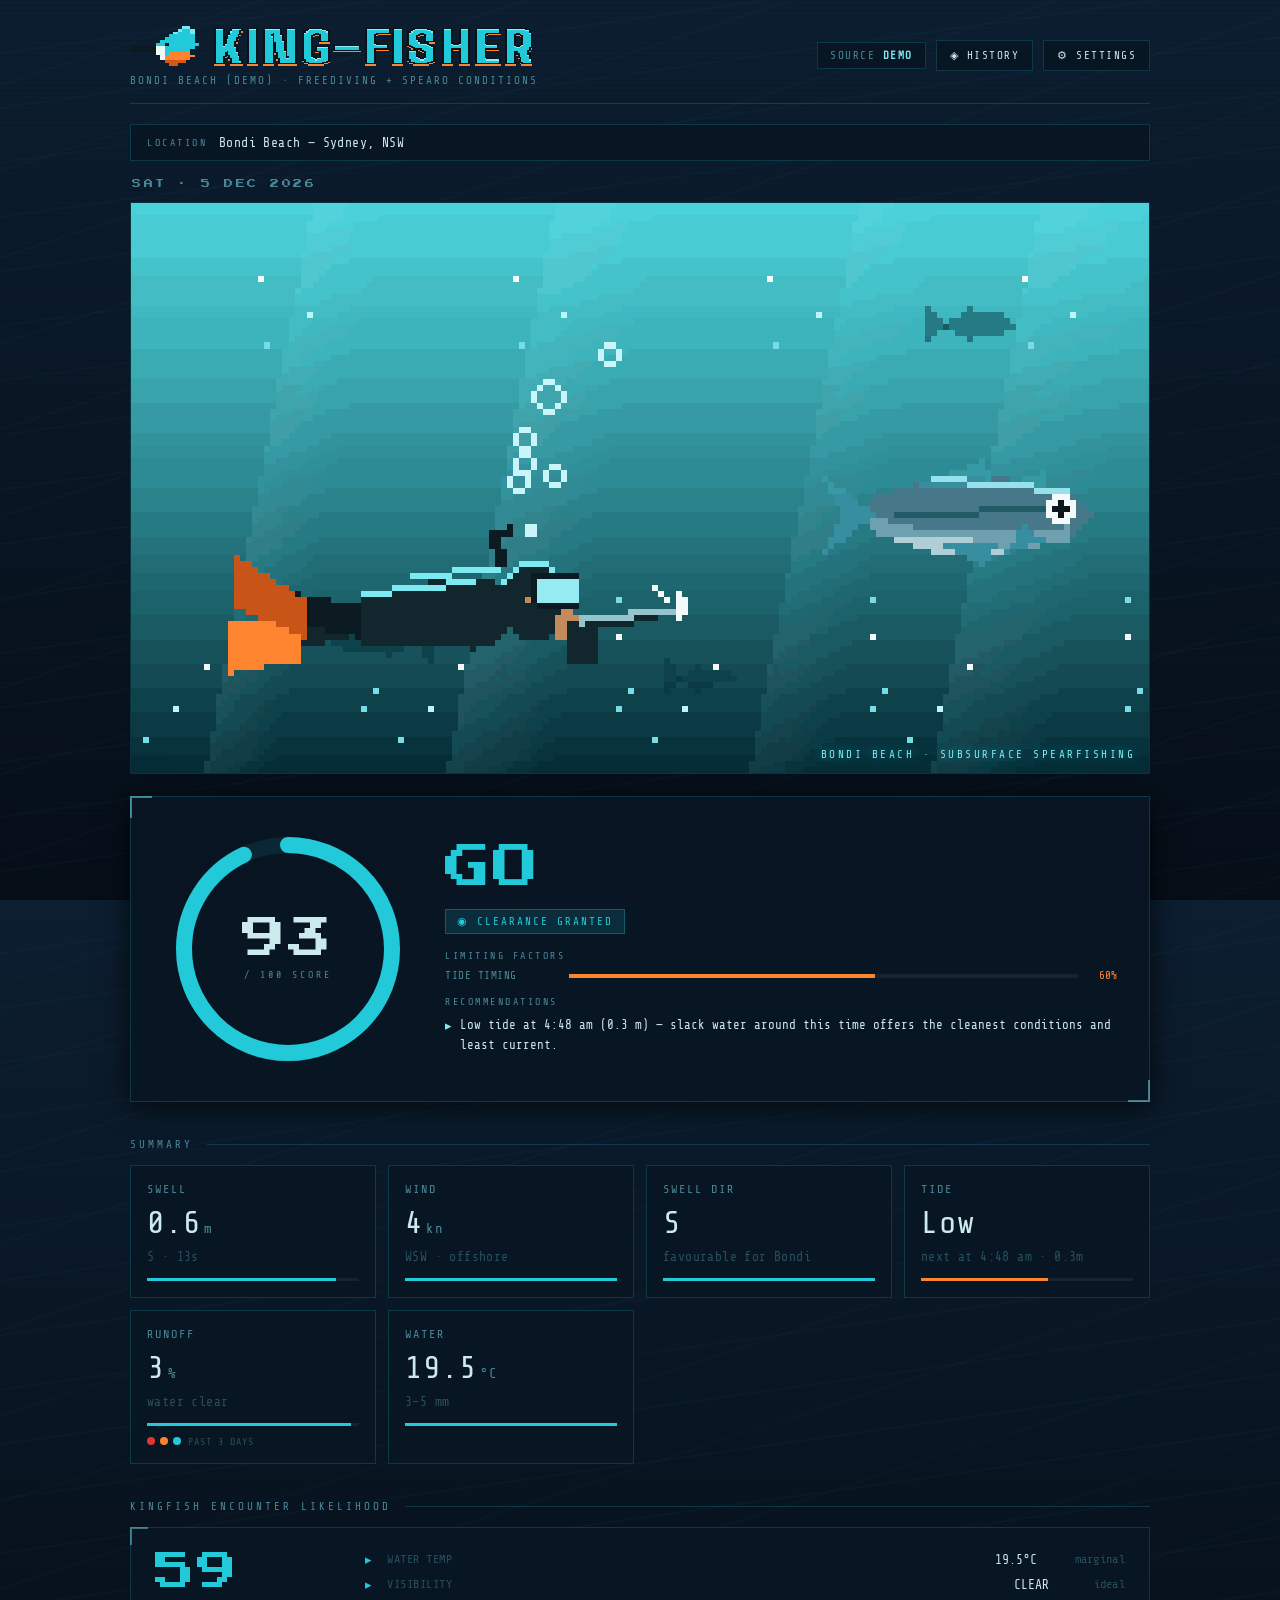
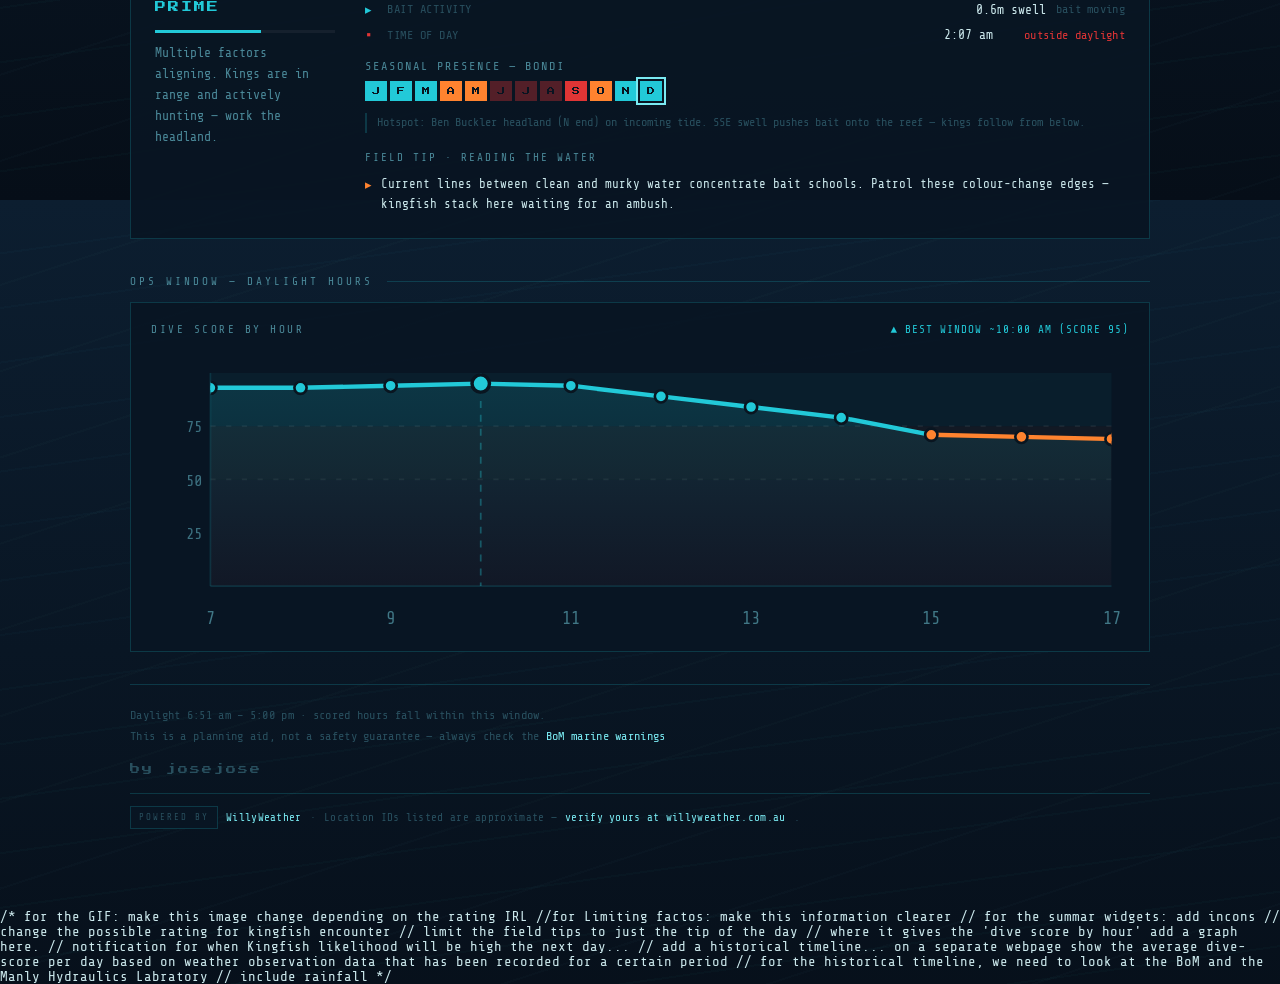
<file: index.html>
<!doctype html>
<html lang="en">
<head>
<meta charset="utf-8">
<meta name="viewport" content="width=device-width, initial-scale=1">
<title>.::King-Fisher::.</title>
<link rel="preconnect" href="https://fonts.googleapis.com">
<link rel="preconnect" href="https://fonts.gstatic.com" crossorigin>
<link href="https://fonts.googleapis.com/css2?family=Press+Start+2P&family=Share+Tech+Mono&display=swap" rel="stylesheet">
<link rel="stylesheet" href="css/style.css">
<link rel="icon" href="images/favicon.ico" sizes="any">
<link rel="icon" type="image/svg+xml" href="images/favicon.svg">
<link rel="icon" type="image/png" sizes="32x32" href="images/favicon-32.png">
<link rel="icon" type="image/png" sizes="16x16" href="images/favicon-16.png">
<link rel="apple-touch-icon" sizes="180x180" href="images/apple-touch-icon-180.png">
</head>
<body>
<div class="wrap">
  <header class="top">
    <div class="brand">
      <img src="images/logo_horizontal.png" alt="KING-FISHER" class="logo-img">
      <p id="loc-line" class="logo-sub">Bondi Beach · freediving + spearo conditions</p>
    </div>
    <div class="top-actions">
      <span class="pill" id="updated-pill">SOURCE <b id="source-tag">DEMO</b></span>
      <a href="history.html" class="ghost">◈ History</a>
      <button class="ghost" id="open-settings">⚙ Settings</button>
    </div>
  </header>

  <div class="live-banner" id="live-banner"></div>

  <!-- LOCATION SELECTOR -->
  <div class="loc-bar">
    <span class="loc-bar-label">Location</span>
    <select class="loc-select" id="loc-select" aria-label="Select dive location"></select>
    <span class="loc-bar-note" id="loc-bar-note"></span>
  </div>
  <div class="date-bar" id="date-bar"></div>

  <!-- HERO GIF -->
  <div class="gif-banner">
    <img src="images/chase_wide.gif" class="chase-gif" alt="Spearfisher chasing kingfish">
    <div class="gif-banner-label">Bondi Beach · Subsurface Spearfishing</div>
  </div>

  <!-- HERO VERDICT -->
  <section class="hero">
    <div class="gauge">
      <svg width="240" height="240" viewBox="0 0 240 240">
        <circle cx="120" cy="120" r="104" fill="none" stroke="rgba(34,201,216,.10)" stroke-width="16"/>
        <circle id="gauge-arc" cx="120" cy="120" r="104" fill="none" stroke="#22c9d8" stroke-width="16"
          stroke-linecap="round" stroke-dasharray="653" stroke-dashoffset="653"
          style="transition:stroke-dashoffset 1.1s cubic-bezier(.2,.8,.2,1), stroke .6s"/>
      </svg>
      <div class="center">
        <div class="score" id="score-num">--</div>
        <div class="of">/ 100 SCORE</div>
      </div>
    </div>
    <div>
      <div class="verdict-word" id="verdict-word">ASSESSING…</div>
      <div class="verdict-flag" id="verdict-flag"></div>
      <div class="limiting" id="limiting"></div>
    </div>
  </section>

  <!-- FACTOR BREAKDOWN -->
  <div class="section-label">Summary</div>
  <div class="grid" id="factor-grid"></div>

  <!-- KINGFISH INTEL -->
  <div class="section-label">Kingfish encounter likelihood</div>
  <div class="kf-panel" id="kf-panel"></div>

  <!-- HOURLY TIMELINE -->
  <div class="section-label">Ops window — daylight hours</div>
  <div class="timeline">
    <div class="tl-head">
      <div class="tl-head-label">DIVE SCORE BY HOUR</div>
      <div class="tl-best" id="best-window">—</div>
    </div>
    <div class="tl-bars" id="tl-bars"></div>
  </div>

  <footer>
    <div id="sun-line"></div>
This is a planning aid, not a safety guarantee — always check the <a href="http://www.bom.gov.au/nsw/warnings/" target="_blank" rel="noopener">BoM marine warnings</a>
    <div class="by-jose">by josejose</div>
    <div class="ww-credit">
      <span class="ww-badge">Powered by</span>
      <a href="https://www.willyweather.com.au/info/api.html" target="_blank" rel="noopener" class="ww-link">WillyWeather</a>
      <span class="ww-sep">·</span> Location IDs listed are approximate — <a href="https://www.willyweather.com.au" target="_blank" rel="noopener" class="ww-link">verify yours at willyweather.com.au</a>.
    </div>
  </footer>
</div>

<!-- SETTINGS MODAL -->
<div class="scrim" id="scrim">
  <div class="modal">
    <h2>Settings</h2>
    <p class="lead">Demo runs on baked-in sample data so you can see the app work. For live readings, point it at your
      WillyWeather proxy (a 15-line serverless function — your API key stays server-side, never in this page).</p>
    <div class="toggle-row">
      <button id="mode-demo" class="active" onclick="setMode('demo')">DEMO DATA</button>
      <button id="mode-live" onclick="setMode('live')">LIVE (PROXY)</button>
    </div>
    <div class="field">
      <label>Proxy base URL</label>
      <input id="in-proxy" placeholder="https://your-worker.workers.dev">
      <div class="hint">Your deployed proxy. It receives the location ID + forecast list, adds your secret key, and forwards to WillyWeather. Code is in the chat that generated this file.</div>
    </div>
    <div class="field">
      <label>Location ID</label>
      <select id="in-loc">
        <option value="16636">Bondi Beach (16636 — verify via WillyWeather)</option>
        <option value="4950">Sydney (4950)</option>
        <option value="custom">Custom ID…</option>
      </select>
      <input id="in-loc-custom" placeholder="e.g. 1234" style="margin-top:8px;display:none">
      <div class="hint">WillyWeather uses numeric location IDs, not names. Pick a coastal break with swell + tide data. <a href="https://oztides.mltindustries.com.au/" target="_blank" rel="noopener">Search IDs →</a></div>
    </div>
    <div class="status-line" id="status-line"></div>
    <div class="actions">
      <button class="btn-primary" id="apply-btn" onclick="applySettings()">Apply &amp; refresh</button>
      <button class="btn-close" onclick="closeModal()">Close</button>
    </div>
    <div class="safety">Note: hitting WillyWeather directly from this page (no proxy) will fail — browsers block it (CORS) and it would leak your key. The proxy fixes both.</div>
  </div>
</div>

<script>
/* ============================================================
   STATE
============================================================ */
const KN_PER_KMH = 0.539957;       // km/h -> knots
const state = {
  mode: 'demo',
  proxy: '',
  locationId: '16636',
  locationName: 'Bondi Beach',
};

/* East-coast locations — IDs are WillyWeather location codes.
   Verify/update IDs at willyweather.com.au if using live data. */
const EAST_COAST_LOCATIONS = [
  // ── Sydney metro ──────────────────────────────────────────
  { id:'16636', name:'Bondi Beach',      sub:'Sydney, NSW' },
  { id:'16757', name:'Coogee',           sub:'Sydney, NSW' },
  { id:'16760', name:'Maroubra',         sub:'Sydney, NSW' },
  { id:'16723', name:'Manly',            sub:'Sydney, NSW' },
  { id:'16680', name:'Cronulla',         sub:'Sydney, NSW' },
  { id:'16710', name:'Long Reef',        sub:'Sydney, NSW' },
  // ── NSW coast ─────────────────────────────────────────────
  { id:'4968',  name:'Wollongong',       sub:'Illawarra, NSW' },
  { id:'5038',  name:'Jervis Bay',       sub:'South Coast, NSW' },
  { id:'5042',  name:'Batemans Bay',     sub:'South Coast, NSW' },
  { id:'5048',  name:'Narooma',          sub:'South Coast, NSW' },
  { id:'4998',  name:'Newcastle',        sub:'Hunter, NSW' },
  { id:'5003',  name:'Port Stephens',    sub:'Hunter, NSW' },
  { id:'4856',  name:'Port Macquarie',   sub:'Mid North Coast, NSW' },
  { id:'4852',  name:'Coffs Harbour',    sub:'Mid North Coast, NSW' },
  { id:'4819',  name:'Byron Bay',        sub:'Northern Rivers, NSW' },
  // ── Queensland ────────────────────────────────────────────
  { id:'4825',  name:'Gold Coast',       sub:'QLD' },
  { id:'4838',  name:'Sunshine Coast',   sub:'QLD' },
  { id:'4843',  name:'Noosa',            sub:'QLD' },
];

/* ============================================================
   SCORING ENGINE  (the actual "is it diveable" logic)
   Each sub-score returns 0..1. Weighted sum -> 0..100.
   Tuned for underwater VISIBILITY + safe entry/exit on an
   east-facing coast. Comments explain the "why".
============================================================ */
// Weights tuned for spearfishing: swell + wind dominate, direction matters at Bondi
const WEIGHTS = { swellHeight:30, windSpeed:18, rain:16, swellDir:12, swellPeriod:10, tide:8, windDir:4, waterTemp:2 };

const clamp = (x,a=0,b=1)=>Math.max(a,Math.min(b,x));

// Spearos want FLAT. Under 0.4 m = ideal. Over 1.8 m = no-go.
function scoreSwellHeight(h){ return h<=0.4 ? 1 : clamp(1-(h-0.4)/1.4); }

// Wind swell (<8 s) = murky and messy. Long-period groundswell (12–16 s) = clean.
function scoreSwellPeriod(p){
  if(p>=12 && p<=16) return 1;
  if(p>16) return 0.88;
  if(p>=8) return clamp(0.45+(p-8)/4*0.55);
  return clamp(0.05+(p-4)/4*0.40);
}

// Glassy = ideal. 5 kn = threshold; above that surface chop kills fish-spotting.
function scoreWindSpeed(kn){ return kn<=5 ? 1 : clamp(1-(kn-5)/13); }

// Offshore (W sector) = smooth face. Onshore (E/NE) = chop and murk.
function scoreWindDir(deg){
  const d=((deg%360)+360)%360;
  if(d>=225 && d<=315) return 1;
  if(d>=45  && d<=135) return 0.30;
  return 0.60;
}

// Slack water = least current, best viz. High tide pushes in clean ocean water.
function scoreTide(now, tides){
  if(!tides || !tides.length) return 0.7;
  let nearest=Infinity, isHigh=false;
  for(const t of tides){
    const diff=Math.abs(t.time-now)/60000;
    if(diff<nearest){ nearest=diff; isHigh=(t.type==='high'); }
  }
  let s = nearest<45 ? 1 : nearest<120 ? 0.75 : 0.6;
  if(isHigh) s=Math.min(1, s+0.10);
  return s;
}

// Rain = runoff = murk. Even a 30 % chance meaningfully degrades viz.
function scoreRain(prob){ return clamp(1-(prob/100)*1.3); }

// Comfort only — wetsuit choice, low weight.
function scoreWaterTemp(c){
  if(c>=18 && c<=24) return 1;
  if(c<18) return clamp(0.5+(c-12)/6*0.5);
  return 0.9;
}

function computeScore(d, now){
  const subs = {
    swellHeight: scoreSwellHeight(d.swellHeight),
    swellPeriod: scoreSwellPeriod(d.swellPeriod),
    windSpeed:   scoreWindSpeed(d.windKn),
    windDir:     scoreWindDir(d.windDeg),
    swellDir:    scoreSwellDir(d.swellDeg),
    tide:        scoreTide(now, d.tides),
    rain:        scoreRain(d.rainProb),
    waterTemp:   scoreWaterTemp(d.waterTemp),
  };
  let total=0, wsum=0;
  for(const k in WEIGHTS){ total += subs[k]*WEIGHTS[k]; wsum += WEIGHTS[k]; }
  return { score: Math.round(total/wsum*100), subs };
}

/* Bondi faces east. S–SSE swell wraps around Ben Buckler cleanly.
   NE/N is direct onshore and kills viz. */
function scoreSwellDir(deg){
  const d=((deg%360)+360)%360;
  if(d>=155 && d<=185) return 1.00;  // S–SSE: gold standard for Bondi
  if(d>=130 && d<155)  return 0.85;  // SE: very good
  if(d>185  && d<=215) return 0.68;  // SSW: smaller, decent
  if(d>=90  && d<130)  return 0.30;  // E–ESE: direct, poor viz
  if(d>=215 && d<=270) return 0.38;  // SW: sheltered, inconsistent
  return 0.08;                       // N/NE: worst — direct onshore
}

// hourly: lighter score for the timeline (uses what varies hour-to-hour)
function hourlyScore(h, now){
  const sd = h.swellDeg != null ? h.swellDeg : 170;
  const s = scoreSwellHeight(h.swellHeight)*0.30
          + scoreWindSpeed(h.windKn)       *0.19
          + scoreRain(h.rainProb)          *0.17
          + scoreSwellDir(sd)              *0.13
          + scoreSwellPeriod(h.swellPeriod)*0.10
          + scoreTide(h.time, h.tides)     *0.08
          + scoreWindDir(h.windDeg)        *0.03;
  return Math.round(s*100);
}

/* ============================================================
   RENDERING
============================================================ */
function verdictFor(score){
  if(score>=75) return {word:'GO',    color:'var(--go)',     sub:"Conditions nominal. All factors green — proceed to dive site.",                    flag:'CLEARANCE GRANTED'};
  if(score>=50) return {word:'MAYBE', color:'var(--caution)',sub:"Mixed reading. Conditions marginal — select your entry point and have an abort plan.", flag:'STANDBY — ASSESS ON SITE'};
  return             {word:'NO-GO', color:'var(--nogo)',   sub:"Conditions adverse. Mission abort recommended — stand down and await improvement.",    flag:'MISSION ABORT'};
}
function barColor(v){ return v>=0.7?'var(--go)':v>=0.45?'var(--caution)':'var(--nogo)'; }
function fmtDir(deg){ const dirs=['N','NNE','NE','ENE','E','ESE','SE','SSE','S','SSW','SW','WSW','W','WNW','NW','NNW'];
  return dirs[Math.round(((deg%360)/22.5))%16]; }
function fmtTime(ms){ return new Date(ms).toLocaleTimeString('en-AU',{hour:'numeric',minute:'2-digit',hour12:true}); }

function render(d, history){
  const now = d.now;
  const {score, subs} = computeScore(d, now);
  const v = verdictFor(score);

  // gauge
  const arc=document.getElementById('gauge-arc');
  const C=653;
  arc.style.strokeDashoffset = C - C*(score/100);
  arc.style.stroke = v.color;
  document.getElementById('score-num').textContent = score;
  document.getElementById('verdict-word').textContent = v.word;
  document.getElementById('verdict-word').style.color = v.color;
  const flag=document.getElementById('verdict-flag');
  flag.textContent = '◉ '+v.flag;
  flag.style.color=v.color;
  flag.style.background='color-mix(in srgb,'+v.color+' 12%, transparent)';
  flag.style.border='1px solid color-mix(in srgb,'+v.color+' 30%, transparent)';

  // ---- Limiting factors + recommendations ----
  const lim = document.getElementById('limiting');
  const factorLabels = {
    swellHeight:'Swell height', windSpeed:'Wind speed', swellDir:'Swell direction',
    rain:'Rain / runoff', swellPeriod:'Swell period', tide:'Tide timing',
    windDir:'Wind direction', waterTemp:'Water temp',
  };

  // Sort all scored factors by quality, worst first
  const sortedFactors = Object.keys(WEIGHTS)
    .filter(k => subs[k] !== undefined)
    .map(k => ({k, v: subs[k]}))
    .sort((a,b) => a.v - b.v);
  const weakFactors = sortedFactors.filter(f => f.v < 0.82).slice(0, 3);

  let limHtml = '';

  // Factor bars
  if(weakFactors.length){
    limHtml += `<div class="rec-header">Limiting factors</div><div class="rec-factors">`;
    limHtml += weakFactors.map(f =>
      `<div class="rec-factor-row">`+
      `<span class="rec-factor-name">${factorLabels[f.k]}</span>`+
      `<div class="rec-bar"><i style="width:${Math.round(f.v*100)}%;background:${barColor(f.v)}"></i></div>`+
      `<span class="rec-pct" style="color:${barColor(f.v)}">${Math.round(f.v*100)}%</span>`+
      `</div>`
    ).join('');
    limHtml += `</div>`;
  }

  // Actionable recommendations
  const recs = [];
  const hour = new Date(now).getHours();

  if(subs.windSpeed < 0.72){
    if(hour >= 10 && d.windKn > 8)
      recs.push(`Sea breeze is building (${Math.round(d.windKn)} kn ${fmtDir(d.windDeg)}). Try again early morning — Bondi is typically glassy before 9am.`);
    else
      recs.push(`Wind at ${Math.round(d.windKn)} kn. Conditions improve when it drops below 5 kn.`);
  }
  if(subs.swellHeight < 0.65){
    if(d.swellHeight > 1.5)
      recs.push(`Swell at ${d.swellHeight.toFixed(1)} m is too big. Wait for it to settle below 0.4 m — check the forecast for the next calm window.`);
    else
      recs.push(`Swell at ${d.swellHeight.toFixed(1)} m is marginal. Under 0.4 m is ideal for Bondi.`);
  }
  if(subs.swellDir < 0.55)
    recs.push(`${fmtDir(d.swellDeg)} swell is unfavourable for Bondi. Wait for a south to SSE window (155–185°) — cleaner water and active bait.`);
  if(subs.rain < 0.70)
    recs.push(`${Math.round(d.rainProb)}% rain probability means runoff risk. Visibility typically recovers 2–3 days after rain clears.`);

  // Next tide
  const upcomingTides = (d.tides||[]).filter(t=>t.time>now).sort((a,b)=>a.time-b.time);
  if(upcomingTides.length){
    const nt = upcomingTides[0];
    recs.push(`${nt.type==='high'?'High':'Low'} tide at ${fmtTime(nt.time)} (${nt.height.toFixed(1)} m) — slack water around this time offers the cleanest conditions and least current.`);
    if(nt.type==='high' && upcomingTides[1]){
      recs.push(`Outgoing run after ${fmtTime(nt.time)} pushes bait along the reef — prime kingfish activity window.`);
    }
  }

  // Best upcoming hourly window
  const futureHours = (d.hourly||[])
    .filter(h => h.time > now && h.time <= (d.sunset||Infinity))
    .map(h => ({...h, _sc: hourlyScore({...h, tides:d.tides}, h.time)}))
    .sort((a,b) => b._sc - a._sc);
  if(futureHours.length && futureHours[0]._sc > score + 6)
    recs.push(`Best upcoming window today: ~${fmtTime(futureHours[0].time)} — projected score ${futureHours[0]._sc}.`);

  if(recs.length){
    limHtml += `<div class="rec-header">Recommendations</div><div class="rec-list">`;
    limHtml += recs.map(r=>`<div class="rec-item"><span class="rec-arrow">▸</span>${r}</div>`).join('');
    limHtml += `</div>`;
  }

  lim.style.display = limHtml ? 'block' : 'none';
  lim.innerHTML = limHtml;

  // factor cards — 6 key factors, compact (no explanatory text)
  const wDir = scoreWindDir(d.windDeg);
  const sDirDesc = subs.swellDir>=0.85?'favourable':subs.swellDir>=0.50?'cross-swell':'unfavourable';
  const cards=[
    {k:'swellHeight', lbl:'SWELL',     val:d.swellHeight.toFixed(1), unit:'m',  meta:fmtDir(d.swellDeg)+' · '+d.swellPeriod.toFixed(0)+'s'},
    {k:'windSpeed',   lbl:'WIND',      val:Math.round(d.windKn),     unit:'kn', meta:fmtDir(d.windDeg)+' · '+(wDir>=1?'offshore':wDir<0.45?'onshore':'cross')},
    {k:'swellDir',    lbl:'SWELL DIR', val:fmtDir(d.swellDeg),       unit:'',   meta:sDirDesc+' for Bondi'},
    {k:'tide',        lbl:'TIDE',      val:nextTideLabel(d.tides,now).h, unit:'', meta:nextTideLabel(d.tides,now).m},
    {k:'rain',        lbl:'RUNOFF',    val:Math.round(d.rainProb),   unit:'%',  meta:d.rainProb<15?'water clear':'murk risk'},
    {k:'waterTemp',   lbl:'WATER',     val:d.waterTemp.toFixed(1),   unit:'°C', meta:wetsuitTip(d.waterTemp)},
  ];
  const grid=document.getElementById('factor-grid'); grid.innerHTML='';
  cards.forEach((c,i)=>{
    const q=subs[c.k];
    const el=document.createElement('div'); el.className='card';
    el.style.animation=`fadeUp .4s ${i*0.05}s both`;
    el.innerHTML=`<div class="lbl">${c.lbl}</div>
      <div class="val">${c.val}<small>${c.unit}</small></div>
      <div class="meta">${c.meta}</div>
      <div class="bar"><i style="width:${Math.round(q*100)}%;background:${barColor(q)}"></i></div>`;
    // compact 3-day rain history in the runoff card
    if(c.k==='rain' && history && history.length){
      const dots=history.map(h=>{
        const col=h.rainProb<20?'var(--go)':h.rainProb<50?'var(--caution)':'var(--nogo)';
        return `<span class="rain-dot" style="background:${col}" title="${h.label}: ${Math.round(h.rainProb)}%"></span>`;
      }).join('');
      el.innerHTML+=`<div class="rain-hist">${dots}<span class="rain-hist-lbl">past 3 days</span></div>`;
    }
    grid.appendChild(el);
  });

  // timeline + kingfish
  renderTimeline(d, now);
  renderKingfishIntel(d, now);

  // sun line
  if(d.sunrise && d.sunset){
    document.getElementById('sun-line').textContent =
      `Daylight ${fmtTime(d.sunrise)} – ${fmtTime(d.sunset)}  ·  scored hours fall within this window.`;
  }
}

function nextTideLabel(tides, now){
  if(!tides||!tides.length) return {h:'—',m:'no tide data'};
  const future=tides.filter(t=>t.time>=now).sort((a,b)=>a.time-b.time);
  const t = future[0] || tides[tides.length-1];
  return { h: (t.type==='high'?'High':'Low'), m: 'next at '+fmtTime(t.time)+' · '+t.height.toFixed(1)+'m' };
}
function wetsuitTip(c){ return c>=22?'2–3 mm, easy':c>=19?'3–5 mm':c>=16?'5 mm + hood':'7 mm, it bites'; }

function renderTimeline(d, now){
  const container = document.getElementById('tl-bars');
  const hours = d.hourly.filter(h => h.time >= d.sunrise && h.time <= d.sunset);
  hours.forEach(h => { h._score = hourlyScore({...h, tides:d.tides}, h.time); });

  let best = null;
  hours.forEach(h => { if(!best || h._score > best._score) best = h; });
  document.getElementById('best-window').textContent =
    best ? `▲ Best window ~${fmtTime(best.time)} (score ${best._score})` : '—';

  if(!hours.length){ container.innerHTML = ''; return; }

  // ---- SVG layout ----
  const W=560, H=160;
  const P={top:12, right:10, bottom:26, left:34};
  const pw=W-P.left-P.right, ph=H-P.top-P.bottom;
  const n=hours.length;
  const xOf=i => P.left + (n>1 ? (i/(n-1))*pw : pw/2);
  const yOf=s => P.top  + (1 - Math.min(100,Math.max(0,s))/100)*ph;
  const y0=yOf(0), y50=yOf(50), y75=yOf(75), y100=yOf(100);

  // Area fill polygon
  const areaPts = [`${xOf(0).toFixed(1)},${y0.toFixed(1)}`,
    ...hours.map((h,i)=>`${xOf(i).toFixed(1)},${yOf(h._score).toFixed(1)}`),
    `${xOf(n-1).toFixed(1)},${y0.toFixed(1)}`].join(' ');

  // Coloured line segments (colour = average score of the two endpoints)
  const segs = hours.slice(0,-1).map((h,i)=>{
    const avg=(h._score+hours[i+1]._score)/2;
    const col=avg>=75?'#22c9d8':avg>=50?'#ff832f':'#e03535';
    return `<line x1="${xOf(i).toFixed(1)}" y1="${yOf(h._score).toFixed(1)}"
                  x2="${xOf(i+1).toFixed(1)}" y2="${yOf(hours[i+1]._score).toFixed(1)}"
                  stroke="${col}" stroke-width="2.5" stroke-linecap="round"/>`;
  }).join('');

  // Dots at each hour
  const dots = hours.map((h,i)=>{
    const col=h._score>=75?'#22c9d8':h._score>=50?'#ff832f':'#e03535';
    const isBest=best&&h.time===best.time;
    return `<circle cx="${xOf(i).toFixed(1)}" cy="${yOf(h._score).toFixed(1)}"
              r="${isBest?5:3.5}" fill="${col}" stroke="#091520" stroke-width="${isBest?2:1.5}">
              <title>${fmtTime(h.time)} — score ${h._score}</title></circle>`;
  }).join('');

  // Current time marker
  const ni=hours.reduce((b,h,i)=>Math.abs(h.time-now)<Math.abs(hours[b].time-now)?i:b,0);
  const nowLine=Math.abs(hours[ni].time-now)<2*3600000
    ?`<line x1="${xOf(ni).toFixed(1)}" y1="${P.top}" x2="${xOf(ni).toFixed(1)}" y2="${y0.toFixed(1)}"
           stroke="rgba(255,255,255,.2)" stroke-width="1" stroke-dasharray="3 4"/>`:'';

  // Best window marker
  const bi=best?hours.indexOf(best):-1;
  const bestLine=bi>=0
    ?`<line x1="${xOf(bi).toFixed(1)}" y1="${P.top}" x2="${xOf(bi).toFixed(1)}" y2="${y0.toFixed(1)}"
           stroke="rgba(34,201,216,.35)" stroke-width="1" stroke-dasharray="4 4"/>`:'';

  // Y labels
  const yLbls=[75,50,25].map(v=>`<text x="${(P.left-5).toFixed(1)}" y="${(yOf(v)+3.5).toFixed(1)}"
    font-family="Share Tech Mono,monospace" font-size="9" fill="rgba(74,136,152,.8)" text-anchor="end">${v}</text>`).join('');

  // X labels (every 2 hours if dense)
  const step=n>10?2:1;
  const xLbls=hours.map((h,i)=>{
    if(i%step!==0 && i!==n-1) return '';
    return `<text x="${xOf(i).toFixed(1)}" y="${(H-4).toFixed(1)}"
      font-family="Share Tech Mono,monospace" font-size="10" fill="rgba(74,136,152,.85)"
      text-anchor="middle">${new Date(h.time).getHours()}</text>`;
  }).join('');

  container.innerHTML=`<svg viewBox="0 0 ${W} ${H}" width="100%" style="display:block">
    <defs>
      <linearGradient id="tl-grad" x1="0" y1="0" x2="0" y2="1">
        <stop offset="0%" stop-color="#22c9d8" stop-opacity=".14"/>
        <stop offset="100%" stop-color="#22c9d8" stop-opacity=".01"/>
      </linearGradient>
      <clipPath id="tl-clip"><rect x="${P.left}" y="${P.top}" width="${pw}" height="${ph}"/></clipPath>
    </defs>
    <rect x="${P.left}" y="${y100.toFixed(1)}" width="${pw}" height="${(y75-y100).toFixed(1)}" fill="rgba(34,201,216,.05)"/>
    <rect x="${P.left}" y="${y75.toFixed(1)}"  width="${pw}" height="${(y50-y75).toFixed(1)}"  fill="rgba(255,131,47,.04)"/>
    <rect x="${P.left}" y="${y50.toFixed(1)}"  width="${pw}" height="${(y0-y50).toFixed(1)}"   fill="rgba(224,53,53,.04)"/>
    <line x1="${P.left}" y1="${y75.toFixed(1)}" x2="${(P.left+pw).toFixed(1)}" y2="${y75.toFixed(1)}" stroke="rgba(255,255,255,.06)" stroke-width="1" stroke-dasharray="3 6"/>
    <line x1="${P.left}" y1="${y50.toFixed(1)}" x2="${(P.left+pw).toFixed(1)}" y2="${y50.toFixed(1)}" stroke="rgba(255,255,255,.06)" stroke-width="1" stroke-dasharray="3 6"/>
    ${yLbls}
    <polygon points="${areaPts}" fill="url(#tl-grad)" clip-path="url(#tl-clip)"/>
    ${nowLine}${bestLine}
    <g clip-path="url(#tl-clip)">${segs}</g>
    <g clip-path="url(#tl-clip)">${dots}</g>
    <line x1="${P.left}" y1="${P.top}" x2="${P.left}" y2="${y0.toFixed(1)}" stroke="rgba(34,201,216,.15)" stroke-width="1"/>
    <line x1="${P.left}" y1="${y0.toFixed(1)}" x2="${(P.left+pw).toFixed(1)}" y2="${y0.toFixed(1)}" stroke="rgba(34,201,216,.15)" stroke-width="1"/>
    ${xLbls}
  </svg>`;
}


/* ============================================================
   KINGFISH INTEL — Yellowtail kingfish (Seriola lalandi)
   at Bondi Beach. Seasonal presence + live conditions.
============================================================ */

// Monthly presence index at Bondi (0 = absent, 1 = prime).
// Based on observed seasonal patterns and water temperature cycles.
const KF_SEASON = [
  0.95, // Jan — peak summer, kings everywhere
  0.92, // Feb — peak
  0.82, // Mar — water still warm, reliable hunting
  0.62, // Apr — cooling, still present on structure
  0.32, // May — tapering off, occasional surprise
  0.08, // Jun — rare inshore, water too cold
  0.04, // Jul — very rare
  0.06, // Aug — first signs of warming cycle
  0.22, // Sep — returning as water warms
  0.48, // Oct — solid spring showing
  0.72, // Nov — strong, pre-summer run begins
  0.90, // Dec — season ramps up fast
];

function scoreKingfishLikelihood(d, now){
  const month = new Date(now).getMonth();
  const hour  = new Date(now).getHours();

  // Season: monthly calendar fused with live water temp
  const monthPres = KF_SEASON[month];
  const tempScore = d.waterTemp >= 22 ? 1.00
                  : d.waterTemp >= 19 ? 0.50 + (d.waterTemp-19)/3*0.50
                  : d.waterTemp >= 17 ? (d.waterTemp-17)/2*0.30
                  : 0.04;
  const season = monthPres*0.55 + tempScore*0.45;

  // Visibility — hunting kings requires seeing them first
  const vizScore = scoreRain(d.rainProb)*0.55 + scoreSwellHeight(d.swellHeight)*0.45;

  // Bait activity — moderate swell pushes schools onto the reef, kings follow
  // Too flat: kings present but scattered; too big: murky and dangerous
  const h = d.swellHeight;
  const baitScore = h < 0.3   ? 0.58
                  : h <= 1.0  ? 1.00
                  : h <= 1.5  ? clamp(1-(h-1.0)/0.5*0.60)
                  : 0.12;

  // Time of day — dawn and dusk are feeding windows
  const timeScore = (hour>=6&&hour<=9)||(hour>=16&&hour<=19) ? 1.00
                  : (hour>=9&&hour<=12)||(hour>=14&&hour<=16) ? 0.55
                  : hour>=12&&hour<=14                        ? 0.38
                  : 0.18;

  // Season gates everything — even perfect conditions can't overcome winter
  const condScore = vizScore*0.45 + baitScore*0.32 + timeScore*0.23;
  const raw = season * condScore;

  return { score: Math.round(raw*100), season, vizScore, baitScore, timeScore, tempScore, month, hour };
}

/* One tip per day, chosen by current conditions. */
const ALL_KF_TIPS = [
  {
    id:'bait', reason:'READING THE SURFACE',
    text:`Look for bait being pushed up — diving birds or skipping fish mean kings are below. Don't bother diving a dead, lifeless ocean.`,
  },
  {
    id:'depth', reason:'MID-DAY HUNTING',
    text:`Kings push deeper in bright mid-day light, typically 10–18 m on the edge of structure. Work the water column down, not just the reef top.`,
  },
  {
    id:'still', reason:'CALM CONDITIONS',
    text:`In flat, clear water kings can see you clearly too. Stay motionless at depth and let them come to you — they're curious and will circle if you don't spook them.`,
  },
  {
    id:'current', reason:'READING THE WATER',
    text:`Current lines between clean and murky water concentrate bait schools. Patrol these colour-change edges — kingfish stack here waiting for an ambush.`,
  },
  {
    id:'shot', reason:'SHOT PLACEMENT',
    text:`Best placement is behind the pec fin along the lateral line for a spine hit. It keeps the fish on the shaft and stops the thrashing that loses fish on the surface.`,
  },
  {
    id:'tide', reason:'TIDAL MOVEMENT',
    text:`The run-in on a high tide pushes clean, cooler ocean water over the reef. Plan to be in the water 30 min before the tide peaks — this is when kings move in to feed.`,
  },
];

function selectDailyTip(d, now){
  const hour     = new Date(now).getHours();
  const dayOfMon = new Date(now).getDate();
  const nextTides = (d.tides||[]).filter(t=>t.time>now).sort((a,b)=>a.time-b.time);
  const minsToNext = nextTides.length ? (nextTides[0].time-now)/60000 : Infinity;

  // Approaching high tide within 90 min → tide tip
  if(minsToNext < 90 && nextTides[0]?.type==='high')
    return ALL_KF_TIPS.find(t=>t.id==='tide');

  // Dawn or dusk feeding window → bait tip
  if((hour>=5&&hour<=9)||(hour>=16&&hour<=19))
    return ALL_KF_TIPS.find(t=>t.id==='bait');

  // Mid-day → depth tip
  if(hour>=11&&hour<=15)
    return ALL_KF_TIPS.find(t=>t.id==='depth');

  // Active swell with bait moving → current-line tip
  if(d.swellHeight>=0.3&&d.swellHeight<=1.2)
    return ALL_KF_TIPS.find(t=>t.id==='current');

  // Calm/glassy → staying-still tip
  if(d.windKn<=7)
    return ALL_KF_TIPS.find(t=>t.id==='still');

  // Fallback: rotate by day of month
  return ALL_KF_TIPS[dayOfMon % ALL_KF_TIPS.length];
}

function kingfishLabel(score){
  if(score>=55) return{word:'PRIME',    color:'var(--go)',     sub:'Multiple factors aligning. Kings are in range and actively hunting — work the headland.'};
  if(score>=32) return{word:'LIKELY',   color:'var(--go)',     sub:'Good encounter probability. Check Ben Buckler and the southern reef edges.'};
  if(score>=14) return{word:'POSSIBLE', color:'var(--caution)',sub:'Kings may be around but conditions or season are limiting your odds.'};
  return             {word:'UNLIKELY', color:'var(--nogo)',   sub:'Low probability. Water temp or season is the main constraint right now.'};
}

function renderKingfishIntel(d, now){
  const panel = document.getElementById('kf-panel');
  if(!panel) return;
  const kf  = scoreKingfishLikelihood(d, now);
  const lbl = kingfishLabel(kf.score);

  const mShort = ['J','F','M','A','M','J','J','A','S','O','N','D'];

  // Condition checks
  const checks = [
    {
      label:'Water temp',
      val:  d.waterTemp.toFixed(1)+'°C',
      ok:   d.waterTemp >= 19,
      note: d.waterTemp >= 22 ? 'prime' : d.waterTemp >= 19 ? 'marginal' : 'too cold',
    },
    {
      label:'Visibility',
      val:  kf.vizScore>=0.72?'CLEAR':kf.vizScore>=0.48?'FAIR':'POOR',
      ok:   kf.vizScore >= 0.50,
      note: kf.vizScore>=0.72?'ideal':kf.vizScore>=0.48?'workable':'too murky',
    },
    {
      label:'Bait activity',
      val:  d.swellHeight.toFixed(1)+'m swell',
      ok:   d.swellHeight>=0.3 && d.swellHeight<=1.2,
      note: d.swellHeight<0.3?'may be scattered':d.swellHeight<=1.2?'bait moving':'too rough',
    },
    {
      label:'Time of day',
      val:  fmtTime(now),
      ok:   (kf.hour>=6&&kf.hour<=9)||(kf.hour>=16&&kf.hour<=19),
      note: (kf.hour>=6&&kf.hour<=9)||(kf.hour>=16&&kf.hour<=19)?'feeding window':kf.hour<6||kf.hour>19?'outside daylight':'mid-day — slow',
    },
  ];

  const monthDots = mShort.map((m,i)=>{
    const p   = KF_SEASON[i];
    const col = p>=0.65?'var(--go)':p>=0.28?'var(--caution)':'var(--nogo)';
    const cur = i===kf.month;
    return `<div class="kf-month${cur?' kf-month-cur':''}" style="background:${col};opacity:${p<0.12?0.35:1}" title="${['Jan','Feb','Mar','Apr','May','Jun','Jul','Aug','Sep','Oct','Nov','Dec'][i]}: ${Math.round(p*100)}%">${m}</div>`;
  }).join('');

  panel.innerHTML =
    `<div class="kf-left">`+
      `<div class="kf-score" style="color:${lbl.color}">${kf.score}</div>`+
      `<div class="kf-word" style="color:${lbl.color}">${lbl.word}</div>`+
      `<div class="kf-bar"><i style="width:${kf.score}%;background:${lbl.color}"></i></div>`+
      `<div class="kf-sub">${lbl.sub}</div>`+
    `</div>`+
    `<div class="kf-right">`+
      `<div class="kf-checks">`+
        checks.map(c=>
          `<div class="kf-check">`+
          `<span class="kf-tick" style="color:${c.ok?'var(--go)':'var(--nogo)'}">${c.ok?'▸':'▪'}</span>`+
          `<span class="kf-chk-label">${c.label}</span>`+
          `<span class="kf-chk-val">${c.val}</span>`+
          `<span class="kf-chk-note" style="color:${c.ok?'var(--muted-2)':'var(--nogo)'}">${c.note}</span>`+
          `</div>`
        ).join('')+
      `</div>`+
      `<div class="kf-season-hd">SEASONAL PRESENCE — BONDI</div>`+
      `<div class="kf-months">${monthDots}</div>`+
      `<div class="kf-field-note">Hotspot: Ben Buckler headland (N end) on incoming tide. SSE swell pushes bait onto the reef — kings follow from below.</div>`+
      (()=>{ const tip=selectDailyTip(d,now); return `<div class="kf-tips-hd">Field tip · ${tip.reason}</div><div class="kf-tips"><div class="kf-tip"><span class="kf-tip-arrow">▸</span>${tip.text}</div></div>`; })()+
    `</div>`;
}

/* ============================================================
   HISTORY — localStorage (live mode) / static demo backstory
   Bars = swell height column + rain dot per day.
   Swell colour: green<0.8m / yellow / red>1.5m.
   Rain dot colour: green<20% / yellow<50% / red 50%+.
============================================================ */
function buildDemoHistory(){
  // Plausible Bondi backstory: rough 3 days ago, now clearing.
  return [
    {label:'3 days ago', avgSwellHeight:2.1, rainProb:70},
    {label:'2 days ago', avgSwellHeight:1.4, rainProb:40},
    {label:'Yesterday',  avgSwellHeight:0.9, rainProb:12},
  ];
}
function saveToHistory(d){
  try{
    const key='kf-hist-v1';
    const today=new Date().toLocaleDateString('en-AU');
    let hist=JSON.parse(localStorage.getItem(key)||'[]');
    hist=hist.filter(h=>h.date!==today);
    const {score:dayScore}=computeScore(d, d.now);
    hist.push({date:today, avgSwellHeight:d.swellHeight, rainProb:d.rainProb, windKn:d.windKn, score:dayScore});
    localStorage.setItem(key, JSON.stringify(hist.slice(-45)));
  }catch(e){}
}
function loadHistory(){
  try{
    const key='kf-hist-v1';
    const today=new Date().toLocaleDateString('en-AU');
    const raw=JSON.parse(localStorage.getItem(key)||'[]').filter(h=>h.date!==today).slice(-3);
    return raw.map((h,i,arr)=>{
      const ago=arr.length-i;
      return{...h, label:ago===1?'Yesterday':ago+' days ago'};
    });
  }catch(e){ return []; }
}

/* @keyframes fadeUp defined in css/style.css */

/* ============================================================
   DEMO DATA  — typical good Bondi morning for spearfishing:
   SSE groundswell, glassy early, sea breeze kills it by arvo.
============================================================ */
function buildDemoData(){
  const base=new Date(); base.setHours(0,0,0,0);
  const at=h=>base.getTime()+h*3600000;
  const now=Date.now();

  const hourly=[];
  for(let h=4;h<=19;h++){
    // light W/NW pre-dawn, classic NE sea breeze from 11am
    const windKn  = h<10 ? 2+(h-4)*0.4 : 4+(h-10)*2.6;
    const windDeg = h<11 ? 258 : 258-(h-11)*22;
    const swellHeight = 0.52 + (h>14?0.18:0) + Math.sin(h/6)*0.04;
    hourly.push({
      time: at(h),
      windKn: +windKn.toFixed(1), windDeg: Math.round(windDeg),
      swellHeight: +swellHeight.toFixed(2),
      swellPeriod: 13,
      swellDeg: 170,
      rainProb: h>16?14:3,
    });
  }
  const tides=[
    {time:at(4.8),  type:'low',  height:0.3},
    {time:at(11.2), type:'high', height:1.5},
    {time:at(17.5), type:'low',  height:0.4},
    {time:at(23.0), type:'high', height:1.6},
  ];
  let cur=hourly.reduce((a,b)=>Math.abs(b.time-now)<Math.abs(a.time-now)?b:a, hourly[0]);
  if(now<at(4)||now>at(19)) cur=hourly.find(h=>new Date(h.time).getHours()===9);

  return {
    now, locationName: state.locationName + ' (demo)',
    swellHeight:cur.swellHeight, swellPeriod:cur.swellPeriod, swellDeg:170,
    windKn:cur.windKn, windDeg:cur.windDeg,
    rainProb:cur.rainProb, waterTemp:19.5,
    tides, hourly,
    sunrise:at(6.85), sunset:at(17.0),
  };
}

/* ============================================================
   LIVE DATA  — fetch via proxy, parse WillyWeather v2 response
   Proxy is expected to expose:  {proxy}/locations/{id}/weather.json?forecasts=...&days=1
   and inject the secret API key server-side.
============================================================ */
async function fetchLive(){
  const forecasts='wind,swell,tides,rainfallprobability,temperature,sunrisesunset';
  const base = state.proxy.replace(/\/$/,'');
  const url = `${base}/locations/${state.locationId}/weather.json?forecasts=${forecasts}&days=1`;
  const res = await fetch(url);
  if(!res.ok) throw new Error('Proxy/API returned '+res.status);
  const j = await res.json();
  return parseWilly(j);
}

// Defensive parser — WillyWeather nests forecasts[type].days[].entries[]
function parseWilly(j){
  const now=Date.now();
  const F = j.forecasts || {};
  const entriesOf = (type)=>{
    const days=(F[type]&&F[type].days)||[];
    return days.flatMap(d=>(d.entries||[]).map(e=>({...e, _t: Date.parse(e.dateTime||e.dateTimeISO||e.date)})));
  };
  const nearest=(arr)=>arr.reduce((a,b)=>Math.abs(b._t-now)<Math.abs(a._t-now)?b:a, arr[0]||{});

  const wind=entriesOf('wind'), swell=entriesOf('swell'), rain=entriesOf('rainfallprobability'), temp=entriesOf('temperature');
  const w=nearest(wind), s=nearest(swell), r=nearest(rain), t=nearest(temp);

  const tideEntries=entriesOf('tides').map(e=>({time:e._t, type:(e.type||'').toLowerCase(), height:+(e.height||0)}));

  // sunrise/sunset
  let sunrise=null,sunset=null;
  const sd=(F.sunrisesunset&&F.sunrisesunset.days&&F.sunrisesunset.days[0]&&F.sunrisesunset.days[0].entries&&F.sunrisesunset.days[0].entries[0])||null;
  if(sd){ sunrise=Date.parse(sd.riseDateTime||sd.firstLightDateTime); sunset=Date.parse(sd.setDateTime||sd.lastLightDateTime); }

  // hourly merge keyed on swell timestamps (swell+wind are the movers)
  const hourly = swell.map(se=>{
    const wm=wind.reduce((a,b)=>Math.abs(b._t-se._t)<Math.abs(a._t-se._t)?b:a, wind[0]||{});
    const rm=rain.reduce((a,b)=>Math.abs(b._t-se._t)<Math.abs(a._t-se._t)?b:a, rain[0]||{});
    return {
      time: se._t,
      swellHeight:+(se.height||0), swellPeriod:+(se.period||10),
      windKn:(+(wm.speed||0))*KN_PER_KMH, windDeg:+(wm.direction||0),
      rainProb:+(rm.probability||0),
    };
  });

  return {
    now,
    locationName:(j.location&&j.location.name)||'Live location',
    swellHeight:+(s.height||0), swellPeriod:+(s.period||10), swellDeg:+(s.direction||0),
    windKn:(+(w.speed||0))*KN_PER_KMH, windDeg:+(w.direction||0),
    rainProb:+(r.probability||0), waterTemp:+(t.temperature||t.value||19),
    tides:tideEntries, hourly,
    sunrise, sunset,
  };
}

/* ============================================================
   ORCHESTRATION
============================================================ */
async function load(){
  const banner=document.getElementById('live-banner');
  banner.classList.remove('show');
  document.getElementById('source-tag').textContent = state.mode==='live'?'LIVE':'DEMO';

  if(state.mode==='demo'){
    const d=buildDemoData();
    document.getElementById('loc-line').textContent = d.locationName+' · freediving + spearo conditions';
    render(d, buildDemoHistory());
    return;
  }
  // live
  try{
    if(!state.proxy) throw new Error('No proxy URL set');
    const d=await fetchLive();
    document.getElementById('loc-line').textContent = d.locationName+' · live · freediving + spearo conditions';
    saveToHistory(d);
    render(d, loadHistory());
  }catch(err){
    banner.textContent='⚠ Live fetch failed: '+err.message+'  — showing demo data. Check your proxy URL & that swell/tide forecasts are enabled on your key.';
    banner.classList.add('show');
    state.mode='demo';
    document.getElementById('source-tag').textContent='DEMO';
    render(buildDemoData(), buildDemoHistory());
  }
}

/* ===== settings modal ===== */
function openModal(){ document.getElementById('scrim').classList.add('open'); }
function closeModal(){ document.getElementById('scrim').classList.remove('open'); }
function setMode(m){
  state.mode=m;
  document.getElementById('mode-demo').classList.toggle('active',m==='demo');
  document.getElementById('mode-live').classList.toggle('active',m==='live');
}
document.getElementById('in-loc').addEventListener('change',e=>{
  document.getElementById('in-loc-custom').style.display = e.target.value==='custom'?'block':'none';
});
function saveState(){
  try{
    localStorage.setItem('kf-settings', JSON.stringify({
      mode: state.mode, proxy: state.proxy,
      locationId: state.locationId, locationName: state.locationName,
    }));
  }catch(e){}
}
function loadState(){
  try{
    const s = JSON.parse(localStorage.getItem('kf-settings')||'{}');
    if(s.mode)         state.mode         = s.mode;
    if(s.proxy)        state.proxy        = s.proxy;
    if(s.locationId)   state.locationId   = s.locationId;
    if(s.locationName) state.locationName = s.locationName;
  }catch(e){}
}

function applySettings(){
  state.proxy=document.getElementById('in-proxy').value.trim();
  const sel=document.getElementById('in-loc').value;
  state.locationId = sel==='custom' ? (document.getElementById('in-loc-custom').value.trim()||'4950') : sel;
  const st=document.getElementById('status-line');
  if(state.mode==='live' && !state.proxy){
    st.style.color='var(--nogo)'; st.textContent='⚠ Live mode needs a proxy URL.'; return;
  }
  st.style.color='var(--go)'; st.textContent='✓ Applied.';
  saveState();
  closeModal(); load();
}
document.getElementById('open-settings').addEventListener('click',openModal);
document.getElementById('scrim').addEventListener('click',e=>{ if(e.target.id==='scrim') closeModal(); });

/* location selector */
function initLocationSelector(){
  const sel = document.getElementById('loc-select');
  const note = document.getElementById('loc-bar-note');
  EAST_COAST_LOCATIONS.forEach((loc, i) => {
    const opt = document.createElement('option');
    opt.value = i;
    opt.textContent = loc.name + '  —  ' + loc.sub;
    if(loc.id === state.locationId) opt.selected = true;
    sel.appendChild(opt);
  });
  sel.addEventListener('change', e => {
    const loc = EAST_COAST_LOCATIONS[+e.target.value];
    state.locationId   = loc.id;
    state.locationName = loc.name;
    note.textContent   = state.mode === 'live' ? 'ID: ' + loc.id : '';
    saveState();
    load();
  });
  // show ID hint in live mode
  if(state.mode === 'live'){
    const cur = EAST_COAST_LOCATIONS.find(l => l.id === state.locationId);
    if(cur) note.textContent = 'ID: ' + cur.id;
  }
}

/* boot */
loadState();
// restore mode toggle + proxy input from saved state
setMode(state.mode);
document.getElementById('in-proxy').value = state.proxy || '';
(()=>{
  const d=new Date();
  const days=['SUN','MON','TUE','WED','THU','FRI','SAT'];
  const months=['JAN','FEB','MAR','APR','MAY','JUN','JUL','AUG','SEP','OCT','NOV','DEC'];
  document.getElementById('date-bar').textContent =
    days[d.getDay()]+' · '+d.getDate()+' '+months[d.getMonth()]+' '+d.getFullYear();
})();
initLocationSelector();
load();
</script>
</body>
</html>


/* for the GIF: make this image change depending on the rating IRL
//for Limiting factos: make this information clearer
// for the summar widgets: add incons
// change the possible rating for kingfish encounter 
// limit the field tips to just the tip of the day 
// where it gives the 'dive score by hour' add a graph here. 
// notification for when Kingfish likelihood will be high the next day...
// add a historical timeline... on a separate webpage show the average dive-score per day based on weather observation data that has been recorded for a certain period
// for the historical timeline, we need to look at the BoM and the Manly Hydraulics Labratory
// include rainfall
*/
</file>
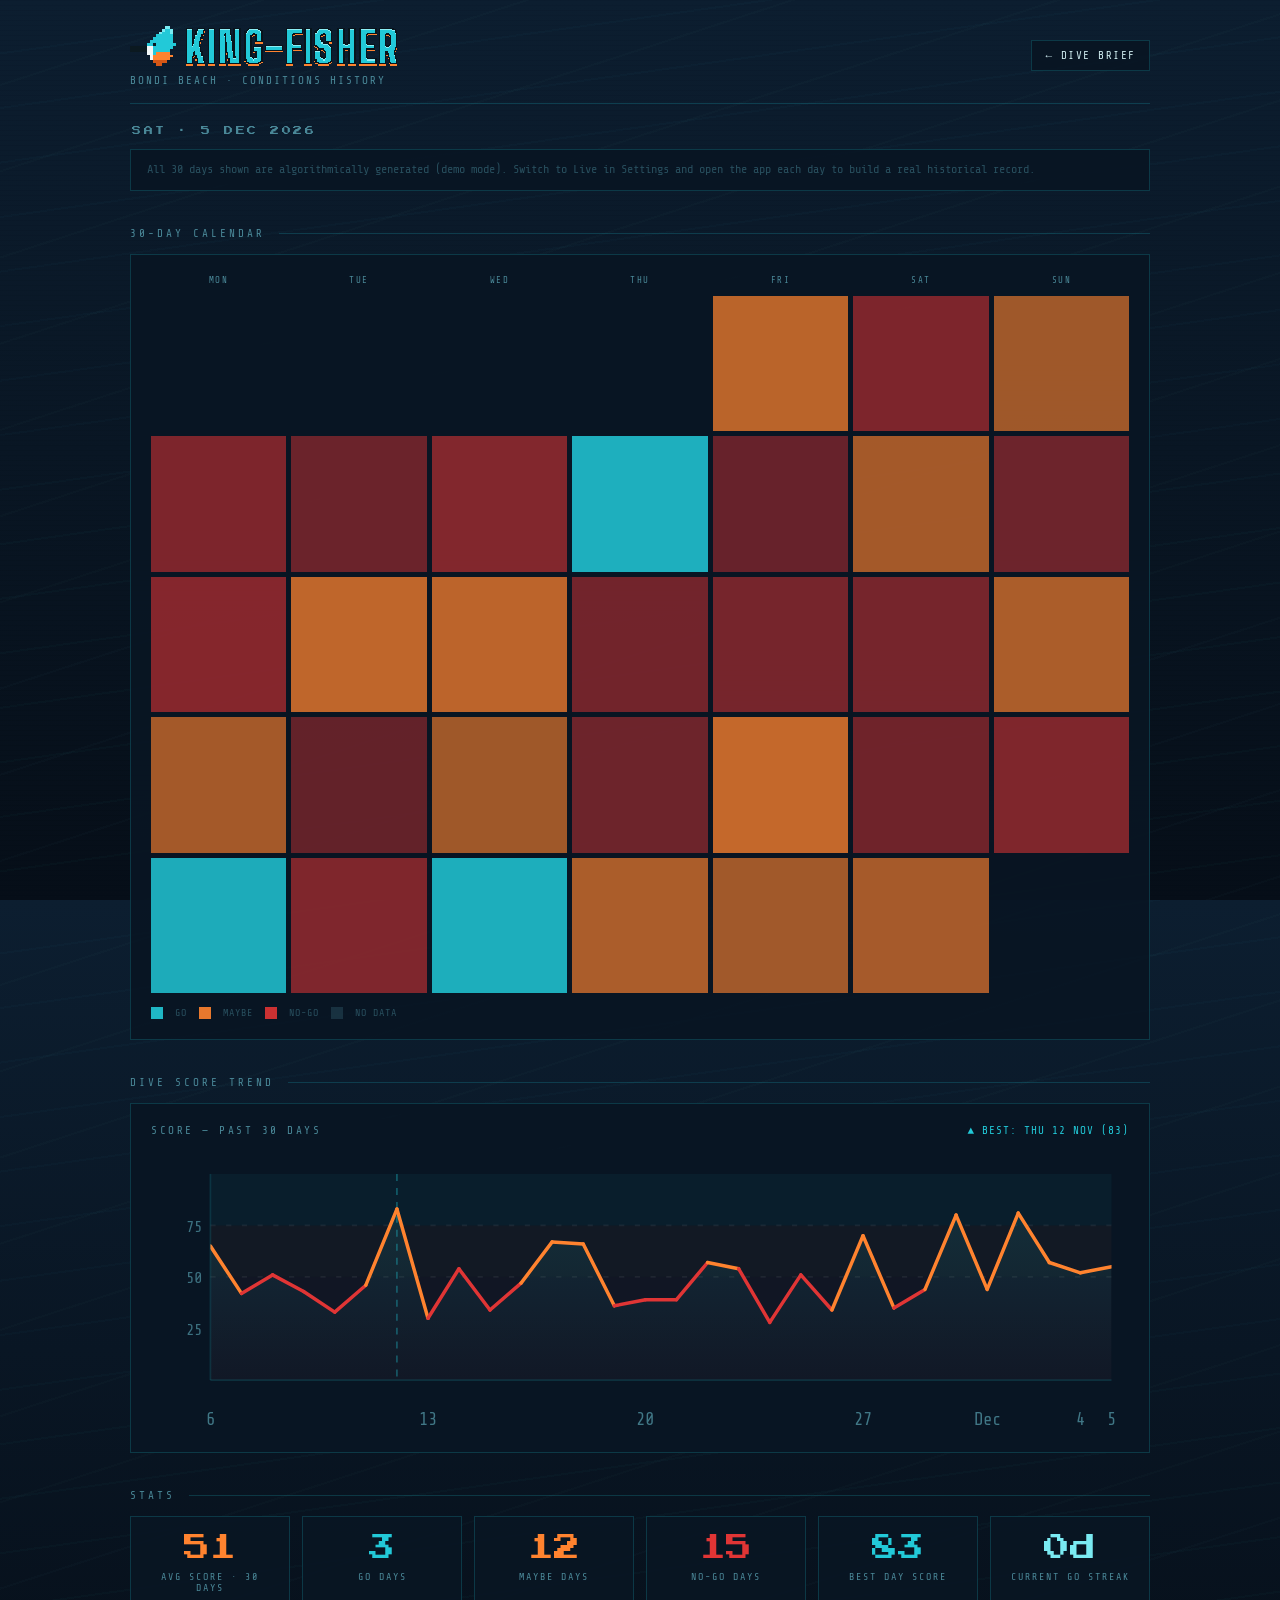
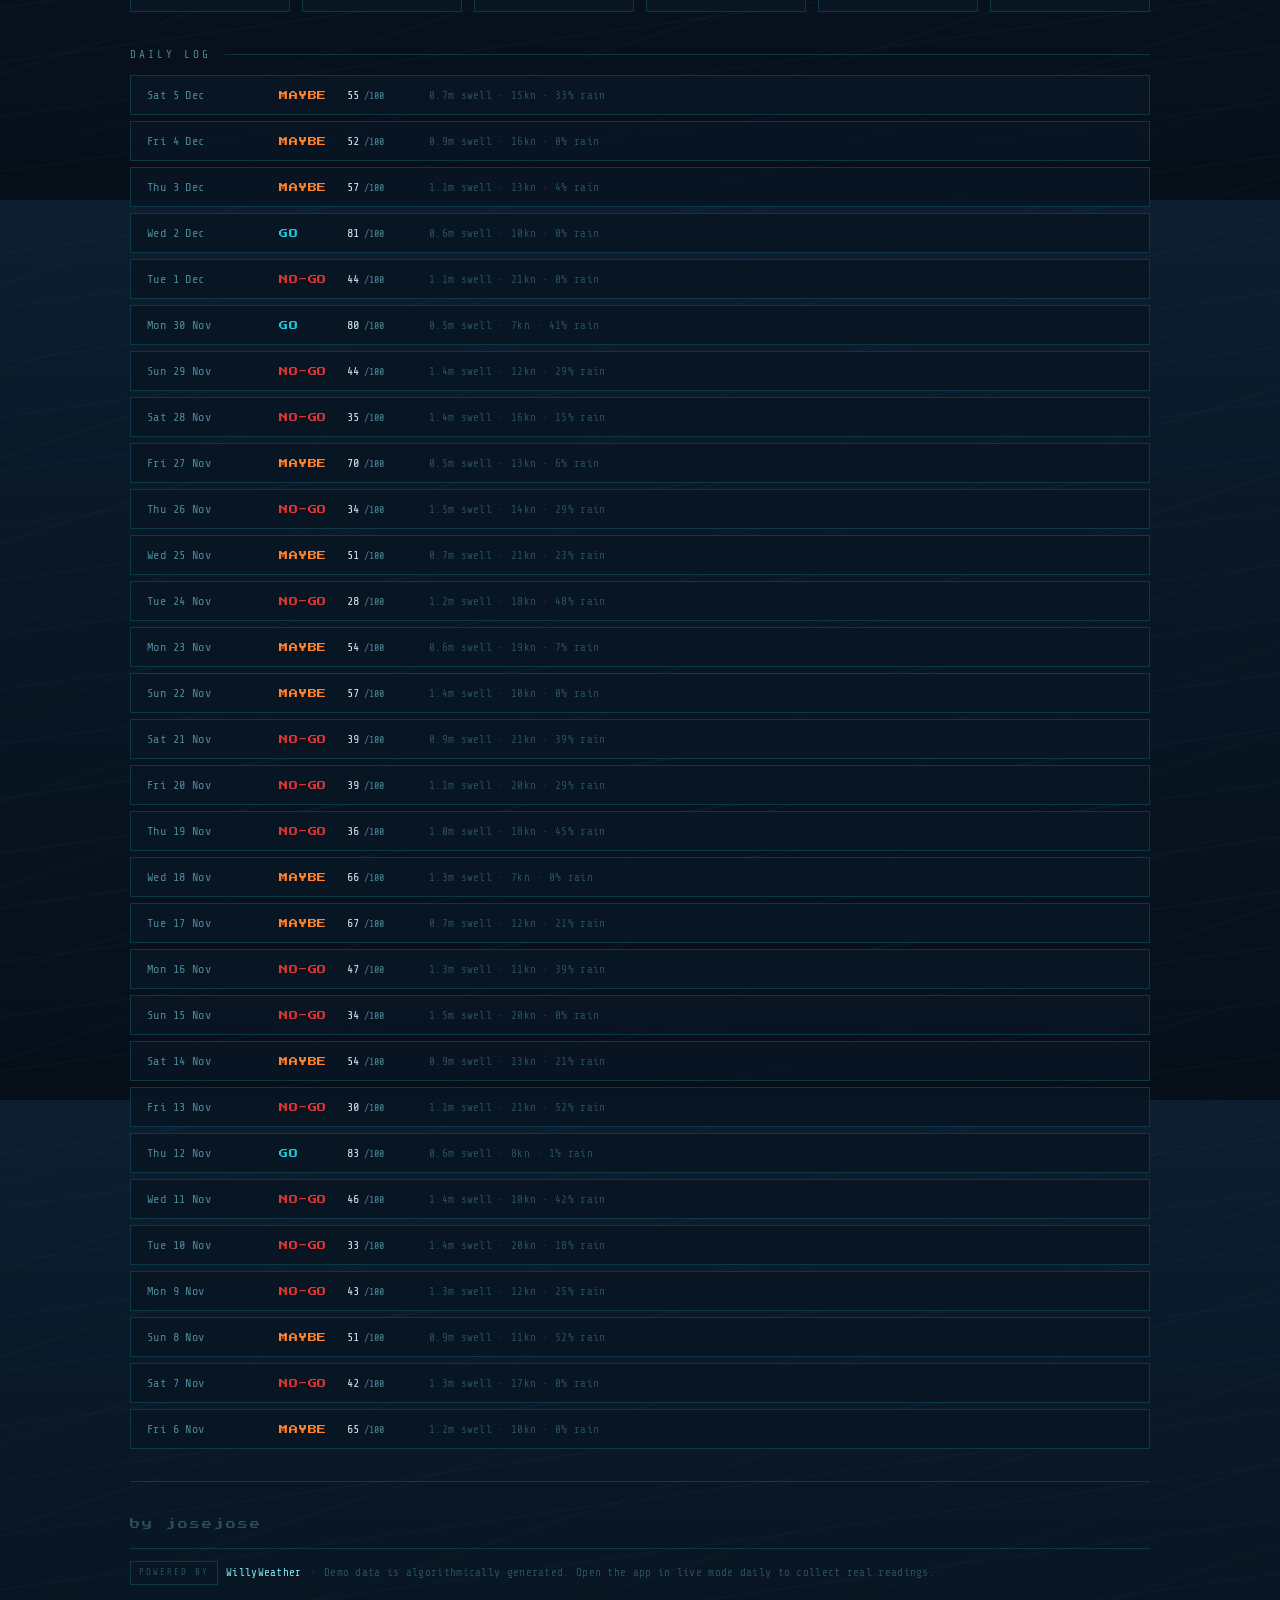
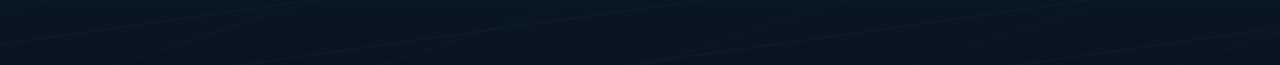
<file: history.html>
<!doctype html>
<html lang="en">
<head>
<meta charset="utf-8">
<meta name="viewport" content="width=device-width, initial-scale=1">
<title>.::King-Fisher::. — History</title>
<link rel="preconnect" href="https://fonts.googleapis.com">
<link rel="preconnect" href="https://fonts.gstatic.com" crossorigin>
<link href="https://fonts.googleapis.com/css2?family=Press+Start+2P&family=Share+Tech+Mono&display=swap" rel="stylesheet">
<link rel="stylesheet" href="css/style.css">
<link rel="icon" href="images/favicon.ico" sizes="any">
<link rel="icon" type="image/svg+xml" href="images/favicon.svg">
<link rel="icon" type="image/png" sizes="32x32" href="images/favicon-32.png">
<link rel="icon" type="image/png" sizes="16x16" href="images/favicon-16.png">
<link rel="apple-touch-icon" sizes="180x180" href="images/apple-touch-icon-180.png">
<style>
/* ---- History page extras ---- */
.demo-note {
  font-size: 12px;
  color: var(--muted-2);
  padding: 10px 16px;
  border: 1px solid var(--panel-edge);
  background: var(--panel);
  line-height: 1.65;
  margin-bottom: 0;
  display: none;
}
.demo-note.show { display: block; }

/* Calendar heatmap */
.hm-wrap {
  background: var(--panel);
  border: 1px solid var(--panel-edge);
  padding: 20px;
}
.hm-grid {
  display: grid;
  grid-template-columns: repeat(7, 1fr);
  gap: 5px;
}
.hm-day-lbl {
  font-size: 9px;
  letter-spacing: 1.5px;
  color: var(--muted);
  text-transform: uppercase;
  text-align: center;
  padding-bottom: 6px;
}
.hm-cell {
  aspect-ratio: 1;
  position: relative;
}
.hm-cell[title]:hover::after {
  content: attr(title);
  position: absolute;
  bottom: calc(100% + 6px);
  left: 50%;
  transform: translateX(-50%);
  background: #0a1828;
  border: 1px solid var(--panel-edge);
  color: var(--ink);
  font-family: 'Share Tech Mono', monospace;
  font-size: 11px;
  padding: 5px 9px;
  white-space: nowrap;
  z-index: 20;
  pointer-events: none;
}
.hm-legend {
  display: flex;
  align-items: center;
  gap: 12px;
  margin-top: 14px;
  font-size: 10px;
  color: var(--muted-2);
  letter-spacing: 1px;
  text-transform: uppercase;
}
.hm-legend-dot {
  width: 12px; height: 12px;
  flex: none;
}

/* Stats */
.stat-grid {
  display: grid;
  grid-template-columns: repeat(auto-fill, minmax(150px, 1fr));
  gap: 12px;
}
.stat-card {
  background: var(--panel);
  border: 1px solid var(--panel-edge);
  padding: 18px 16px;
  text-align: center;
}
.stat-val {
  font-family: 'Press Start 2P', monospace;
  font-size: 26px;
  line-height: 1;
  margin-bottom: 10px;
}
.stat-lbl {
  font-size: 10px;
  letter-spacing: 2px;
  color: var(--muted);
  text-transform: uppercase;
}

/* Daily log */
.day-list { display: flex; flex-direction: column; gap: 6px; }
.day-row {
  background: var(--panel);
  border: 1px solid var(--panel-edge);
  padding: 12px 16px;
  display: grid;
  grid-template-columns: 120px 56px 70px 1fr;
  gap: 12px;
  align-items: center;
  font-size: 12px;
  transition: border-color .15s;
}
.day-row:hover { border-color: rgba(34,201,216,.35); }
.day-date { color: var(--muted); letter-spacing: .4px; }
.day-verdict {
  font-family: 'Press Start 2P', monospace;
  font-size: 9px;
  letter-spacing: .5px;
}
.day-score { color: var(--ink); }
.day-score small { font-size: 10px; color: var(--muted); }
.day-meta { color: var(--muted-2); letter-spacing: .3px; font-size: 11px; }
@media(max-width:600px){
  .day-row { grid-template-columns: 1fr 56px; }
  .day-score, .day-meta { display: none; }
}
</style>
</head>
<body>
<div class="wrap">

  <header class="top">
    <div class="brand">
      <img src="images/logo_horizontal.png" alt="KING-FISHER" class="logo-img">
      <p class="logo-sub" id="loc-subtitle">Historical Conditions</p>
    </div>
    <div class="top-actions">
      <a href="index.html" class="ghost">← Dive Brief</a>
    </div>
  </header>

  <div class="date-bar" id="date-bar"></div>
  <div class="demo-note" id="demo-note"></div>

  <div class="section-label">30-day calendar</div>
  <div class="hm-wrap">
    <div class="hm-grid" id="hm-grid"></div>
    <div class="hm-legend">
      <div class="hm-cell hm-legend-dot" style="background:var(--go);opacity:.9"></div> GO
      <div class="hm-cell hm-legend-dot" style="background:var(--caution);opacity:.9"></div> MAYBE
      <div class="hm-cell hm-legend-dot" style="background:var(--nogo);opacity:.9"></div> NO-GO
      <div class="hm-cell hm-legend-dot" style="background:var(--muted-2);opacity:.5"></div> No data
    </div>
  </div>

  <div class="section-label">Dive score trend</div>
  <div class="timeline">
    <div class="tl-head">
      <div class="tl-head-label">Score — past 30 days</div>
      <div class="tl-best" id="trend-best">—</div>
    </div>
    <div class="tl-bars" id="trend-chart"></div>
  </div>

  <div class="section-label">Stats</div>
  <div class="stat-grid" id="stat-grid"></div>

  <div class="section-label">Daily log</div>
  <div class="day-list" id="day-list"></div>

  <footer>
    <div class="by-jose">by josejose</div>
    <div class="ww-credit">
      <span class="ww-badge">Powered by</span>
      <a href="https://www.willyweather.com.au/info/api.html" target="_blank" rel="noopener" class="ww-link">WillyWeather</a>
      <span class="ww-sep">·</span> Demo data is algorithmically generated. Open the app in live mode daily to collect real readings.
    </div>
  </footer>
</div>

<script>
/* ---- Shared state ---- */
const appState = {locationName:'Bondi Beach', mode:'demo'};
try{
  const s=JSON.parse(localStorage.getItem('kf-settings')||'{}');
  if(s.locationName) appState.locationName=s.locationName;
  if(s.mode) appState.mode=s.mode;
}catch(e){}

document.getElementById('loc-subtitle').textContent = appState.locationName+' · conditions history';

/* ---- Date bar ---- */
(()=>{
  const d=new Date();
  const days=['SUN','MON','TUE','WED','THU','FRI','SAT'];
  const mos=['JAN','FEB','MAR','APR','MAY','JUN','JUL','AUG','SEP','OCT','NOV','DEC'];
  document.getElementById('date-bar').textContent=
    days[d.getDay()]+' · '+d.getDate()+' '+mos[d.getMonth()]+' '+d.getFullYear();
})();

/* ---- Helpers ---- */
function seededRand(seed){
  const x=Math.sin(seed*9301+49297)*233280;
  return x-Math.floor(x);
}
function verdictFor(s){ return s>=75?'GO':s>=50?'MAYBE':'NO-GO'; }
function verdictColor(s){ return s>=75?'var(--go)':s>=50?'var(--caution)':'var(--nogo)'; }
function fmtDayLabel(d){
  const days=['Sun','Mon','Tue','Wed','Thu','Fri','Sat'];
  const mos=['Jan','Feb','Mar','Apr','May','Jun','Jul','Aug','Sep','Oct','Nov','Dec'];
  return days[d.getDay()]+' '+d.getDate()+' '+mos[d.getMonth()];
}

/* ---- Build 30-day history ---- */
function buildHistory(){
  const stored=JSON.parse(localStorage.getItem('kf-hist-v1')||'[]');
  const today=new Date(); today.setHours(0,0,0,0);
  const days=[];

  for(let i=29;i>=0;i--){
    const date=new Date(today); date.setDate(today.getDate()-i);
    const dateStr=date.toLocaleDateString('en-AU');
    const real=stored.find(s=>s.date===dateStr);

    if(real && real.score != null){
      days.push({
        date, dateStr, label:fmtDayLabel(date),
        swell:real.avgSwellHeight||0,
        wind:real.windKn||null,
        rain:real.rainProb||0,
        score:real.score,
        source:'live',
      });
    } else {
      // Seeded demo — same result every time for the same date
      const seed=date.getTime()/86400000;
      const swell=0.45+seededRand(seed*1.13)*1.10;
      const wind=4+seededRand(seed*2.31)*18;
      const rain=Math.max(0,seededRand(seed*3.77)*65-12);
      const swellS=swell<=0.4?1:Math.max(0,1-(swell-0.4)/1.4);
      const windS=wind<=5?1:Math.max(0,1-(wind-5)/13);
      const rainS=Math.max(0,1-(rain/100)*1.3);
      const score=Math.min(100,Math.max(0,Math.round((swellS*0.40+windS*0.32+rainS*0.22+seededRand(seed*5)*0.06)*100)));
      days.push({
        date, dateStr, label:fmtDayLabel(date),
        swell:+swell.toFixed(2), wind:+wind.toFixed(1), rain:Math.round(rain),
        score, source:'demo',
      });
    }
  }
  return days;
}

/* ---- Calendar heatmap ---- */
function renderHeatmap(days){
  const grid=document.getElementById('hm-grid');
  const dowLabels=['MON','TUE','WED','THU','FRI','SAT','SUN'];
  let html=dowLabels.map(d=>`<div class="hm-day-lbl">${d}</div>`).join('');

  // Pad to align first day with correct column (Mon=0)
  const firstDow=(days[0].date.getDay()+6)%7;
  for(let i=0;i<firstDow;i++)
    html+=`<div></div>`;

  html+=days.map(day=>{
    const col=day.score!=null?verdictColor(day.score):'var(--muted-2)';
    const op=day.score!=null?(0.2+0.8*(day.score/100)).toFixed(2):'0.3';
    return `<div class="hm-cell" style="background:${col};opacity:${op}"
      title="${day.label}: ${verdictFor(day.score)} · ${day.score}/100"></div>`;
  }).join('');

  grid.innerHTML=html;
}

/* ---- SVG trend chart ---- */
function renderTrendChart(days){
  const container=document.getElementById('trend-chart');
  const n=days.length;
  const W=560,H=160;
  const P={top:12,right:10,bottom:30,left:34};
  const pw=W-P.left-P.right, ph=H-P.top-P.bottom;
  const xOf=i=>P.left+(n>1?(i/(n-1))*pw:pw/2);
  const yOf=s=>P.top+(1-Math.min(100,Math.max(0,s))/100)*ph;
  const y0=yOf(0),y50=yOf(50),y75=yOf(75),y100=yOf(100);

  const areaPts=[`${xOf(0).toFixed(1)},${y0.toFixed(1)}`,
    ...days.map((d,i)=>`${xOf(i).toFixed(1)},${yOf(d.score).toFixed(1)}`),
    `${xOf(n-1).toFixed(1)},${y0.toFixed(1)}`].join(' ');

  const segs=days.slice(0,-1).map((d,i)=>{
    const avg=(d.score+days[i+1].score)/2;
    const col=avg>=75?'#22c9d8':avg>=50?'#ff832f':'#e03535';
    return `<line x1="${xOf(i).toFixed(1)}" y1="${yOf(d.score).toFixed(1)}"
                  x2="${xOf(i+1).toFixed(1)}" y2="${yOf(days[i+1].score).toFixed(1)}"
                  stroke="${col}" stroke-width="2" stroke-linecap="round"/>`;
  }).join('');

  // X labels: show when day=1 (month change), or first/last, or every 7th
  const mos=['Jan','Feb','Mar','Apr','May','Jun','Jul','Aug','Sep','Oct','Nov','Dec'];
  const xLbls=days.map((d,i)=>{
    const dom=d.date.getDate();
    if(dom===1||i===0||i===n-1||(i%7===0)){
      const lbl=dom===1?mos[d.date.getMonth()]:dom+'';
      return `<text x="${xOf(i).toFixed(1)}" y="${(H-4).toFixed(1)}"
        font-family="Share Tech Mono,monospace" font-size="10" fill="rgba(74,136,152,.85)"
        text-anchor="middle">${lbl}</text>`;
    }
    return '';
  }).join('');

  const yLbls=[75,50,25].map(v=>`<text x="${(P.left-5).toFixed(1)}" y="${(yOf(v)+3.5).toFixed(1)}"
    font-family="Share Tech Mono,monospace" font-size="9" fill="rgba(74,136,152,.8)"
    text-anchor="end">${v}</text>`).join('');

  const best=days.reduce((b,d)=>d.score>b.score?d:b,days[0]);
  const bi=days.indexOf(best);
  const bestLine=`<line x1="${xOf(bi).toFixed(1)}" y1="${P.top}"
    x2="${xOf(bi).toFixed(1)}" y2="${y0.toFixed(1)}"
    stroke="rgba(34,201,216,.35)" stroke-width="1" stroke-dasharray="4 4"/>`;
  document.getElementById('trend-best').textContent=`▲ Best: ${best.label} (${best.score})`;

  container.innerHTML=`<svg viewBox="0 0 ${W} ${H}" width="100%" style="display:block">
    <defs>
      <linearGradient id="th-grad" x1="0" y1="0" x2="0" y2="1">
        <stop offset="0%" stop-color="#22c9d8" stop-opacity=".12"/>
        <stop offset="100%" stop-color="#22c9d8" stop-opacity=".01"/>
      </linearGradient>
      <clipPath id="th-clip"><rect x="${P.left}" y="${P.top}" width="${pw}" height="${ph}"/></clipPath>
    </defs>
    <rect x="${P.left}" y="${y100.toFixed(1)}" width="${pw}" height="${(y75-y100).toFixed(1)}" fill="rgba(34,201,216,.05)"/>
    <rect x="${P.left}" y="${y75.toFixed(1)}"  width="${pw}" height="${(y50-y75).toFixed(1)}"  fill="rgba(255,131,47,.04)"/>
    <rect x="${P.left}" y="${y50.toFixed(1)}"  width="${pw}" height="${(y0-y50).toFixed(1)}"   fill="rgba(224,53,53,.04)"/>
    <line x1="${P.left}" y1="${y75.toFixed(1)}" x2="${(P.left+pw).toFixed(1)}" y2="${y75.toFixed(1)}"
          stroke="rgba(255,255,255,.06)" stroke-width="1" stroke-dasharray="3 6"/>
    <line x1="${P.left}" y1="${y50.toFixed(1)}" x2="${(P.left+pw).toFixed(1)}" y2="${y50.toFixed(1)}"
          stroke="rgba(255,255,255,.06)" stroke-width="1" stroke-dasharray="3 6"/>
    ${yLbls}
    <polygon points="${areaPts}" fill="url(#th-grad)" clip-path="url(#th-clip)"/>
    ${bestLine}
    <g clip-path="url(#th-clip)">${segs}</g>
    <line x1="${P.left}" y1="${P.top}" x2="${P.left}" y2="${y0.toFixed(1)}"
          stroke="rgba(34,201,216,.15)" stroke-width="1"/>
    <line x1="${P.left}" y1="${y0.toFixed(1)}" x2="${(P.left+pw).toFixed(1)}" y2="${y0.toFixed(1)}"
          stroke="rgba(34,201,216,.15)" stroke-width="1"/>
    ${xLbls}
  </svg>`;
}

/* ---- Stats ---- */
function renderStats(days){
  const go=days.filter(d=>d.score>=75).length;
  const maybe=days.filter(d=>d.score>=50&&d.score<75).length;
  const nogo=days.filter(d=>d.score<50).length;
  const avg=Math.round(days.reduce((s,d)=>s+d.score,0)/days.length);
  const best=days.reduce((b,d)=>d.score>b.score?d:b,days[0]);
  let streak=0;
  for(let i=days.length-1;i>=0;i--){
    if(days[i].score>=75) streak++;
    else break;
  }

  const stats=[
    {val:avg,           color:verdictColor(avg),    label:'Avg score · 30 days'},
    {val:go,            color:'var(--go)',           label:'GO days'},
    {val:maybe,         color:'var(--caution)',      label:'MAYBE days'},
    {val:nogo,          color:'var(--nogo)',         label:'NO-GO days'},
    {val:best.score,    color:verdictColor(best.score), label:'Best day score'},
    {val:streak+'d',    color:'var(--cyan)',         label:'Current GO streak'},
  ];

  document.getElementById('stat-grid').innerHTML=stats.map(s=>
    `<div class="stat-card">
       <div class="stat-val" style="color:${s.color}">${s.val}</div>
       <div class="stat-lbl">${s.label}</div>
     </div>`
  ).join('');
}

/* ---- Daily log ---- */
function renderDayList(days){
  document.getElementById('day-list').innerHTML=[...days].reverse().map(day=>{
    const col=verdictColor(day.score);
    const meta=[
      day.swell!=null ? day.swell.toFixed(1)+'m swell' : null,
      day.wind!=null  ? Math.round(day.wind)+'kn'      : null,
      day.rain!=null  ? day.rain+'% rain'              : null,
    ].filter(Boolean).join(' · ');
    return `<div class="day-row">
      <span class="day-date">${day.label}</span>
      <span class="day-verdict" style="color:${col}">${verdictFor(day.score)}</span>
      <span class="day-score">${day.score}<small> /100</small></span>
      <span class="day-meta">${meta}</span>
    </div>`;
  }).join('');
}

/* ---- Demo note ---- */
function renderDemoNote(days){
  const liveCount=days.filter(d=>d.source==='live').length;
  const note=document.getElementById('demo-note');
  if(appState.mode==='demo'||liveCount===0){
    note.textContent='All 30 days shown are algorithmically generated (demo mode). Switch to Live in Settings and open the app each day to build a real historical record.';
  } else if(liveCount<30){
    note.textContent=`${liveCount} day${liveCount!==1?'s':''} of real data collected — remaining days are filled with demo data. Keep opening the app daily to fill the history.`;
  } else {
    note.style.display='none'; return;
  }
  note.classList.add('show');
}

/* ---- Boot ---- */
const hist=buildHistory();
renderDemoNote(hist);
renderHeatmap(hist);
renderTrendChart(hist);
renderStats(hist);
renderDayList(hist);
</script>
</body>
</html>
</file>
<file: css/style.css>
/* ============================================================
   KING FISHER — Pixel Art Underwater
   Bondi Beach · GO / NO-GO · Dive Conditions
   Palette pulled from pixel art brand assets
============================================================ */

/* ---- TOKENS ---- */
:root {
  --bg:         #091520;
  --panel:      rgba(9, 22, 36, 0.94);
  --panel-edge: rgba(34, 201, 216, 0.20);
  --ink:        #cce9ed;
  --muted:      #4a8898;
  --muted-2:    #284f5e;
  --go:         #22c9d8;
  --caution:    #ff832f;
  --nogo:       #e03535;
  --cyan:       #7aeaf2;
  --shadow:     0 4px 28px rgba(0, 0, 0, 0.75);
}

/* ---- RESET ---- */
*, *::before, *::after { box-sizing: border-box; margin: 0; padding: 0; }
html, body { height: 100%; }

/* ---- BASE ---- */
body {
  font-family: 'Share Tech Mono', 'Courier New', monospace;
  font-size: 14px;
  color: var(--ink);
  background-color: var(--bg);
  background-image:
    /* diagonal light shafts — underwater caustic feel */
    repeating-linear-gradient(
      172deg,
      transparent 0, transparent 52px,
      rgba(34, 201, 216, 0.025) 52px, rgba(34, 201, 216, 0.025) 54px
    ),
    repeating-linear-gradient(
      162deg,
      transparent 0, transparent 80px,
      rgba(122, 234, 242, 0.016) 80px, rgba(122, 234, 242, 0.016) 82px
    ),
    linear-gradient(180deg, #0c1e30 0%, #060e18 100%);
  min-height: 100%;
  overflow-x: hidden;
  position: relative;
}

/* scan-line overlay */
body::before {
  content: "";
  position: fixed;
  inset: 0;
  pointer-events: none;
  z-index: 0;
  background: repeating-linear-gradient(
    0deg,
    transparent, transparent 4px,
    rgba(0, 0, 0, .04) 4px, rgba(0, 0, 0, .04) 5px
  );
}

.wrap {
  position: relative;
  z-index: 1;
  max-width: 1060px;
  margin: 0 auto;
  padding: 24px 20px 80px;
}

/* ---- LOCATION BAR ---- */
.loc-bar {
  display: flex;
  align-items: center;
  gap: 12px;
  background: var(--panel);
  border: 1px solid var(--panel-edge);
  padding: 10px 16px;
  margin-bottom: 16px;
}
.loc-bar-label {
  font-size: 10px;
  letter-spacing: 2.5px;
  color: var(--muted);
  text-transform: uppercase;
  flex: none;
}
.loc-select {
  flex: 1;
  background: transparent;
  border: none;
  color: var(--ink);
  font-family: 'Share Tech Mono', monospace;
  font-size: 13px;
  letter-spacing: .4px;
  cursor: pointer;
  -webkit-appearance: none;
  appearance: none;
  max-width: 420px;
}
.loc-select option { background: #0a1828; color: var(--ink); }
.loc-select:focus { outline: none; }
.loc-bar-note {
  font-size: 10px;
  letter-spacing: 1.5px;
  color: var(--muted-2);
  margin-left: auto;
}

/* ---- DATE BAR ---- */
.date-bar {
  font-family: 'Press Start 2P', monospace;
  font-size: 9px;
  color: var(--muted);
  letter-spacing: 2.5px;
  text-transform: uppercase;
  padding: 2px 2px 14px;
}

/* ---- GIF BANNER ---- */
.gif-banner {
  border: 1px solid var(--panel-edge);
  overflow: hidden;
  margin-bottom: 22px;
  position: relative;
  background: #060e18;
}
.chase-gif {
  width: 100%;
  height: auto;
  display: block;
  image-rendering: pixelated;
  image-rendering: crisp-edges;
}
.gif-banner-label {
  position: absolute;
  bottom: 12px;
  right: 14px;
  font-size: 11px;
  letter-spacing: 2.5px;
  color: var(--cyan);
  text-transform: uppercase;
  text-shadow: 0 0 12px rgba(34, 201, 216, 0.7);
}

/* ---- HEADER ---- */
header.top {
  display: flex;
  align-items: center;
  justify-content: space-between;
  gap: 16px;
  flex-wrap: wrap;
  margin-bottom: 20px;
  padding-bottom: 16px;
  border-bottom: 1px solid var(--panel-edge);
}

.brand { display: flex; flex-direction: column; gap: 6px; }

.logo-img {
  height: 44px;
  width: auto;
  image-rendering: pixelated;
  image-rendering: crisp-edges;
}
.logo-sub {
  color: var(--muted);
  font-size: 11px;
  letter-spacing: 2px;
  text-transform: uppercase;
}

.top-actions { display: flex; gap: 10px; align-items: center; }

.pill {
  font-size: 11px;
  letter-spacing: 1.5px;
  color: var(--muted);
  border: 1px solid var(--panel-edge);
  padding: 6px 12px;
  background: var(--panel);
  white-space: nowrap;
  text-transform: uppercase;
}
.pill b { color: var(--cyan); }

.ghost {
  font-family: 'Share Tech Mono', monospace;
  font-size: 11px;
  color: var(--ink);
  cursor: pointer;
  background: var(--panel);
  border: 1px solid var(--panel-edge);
  padding: 8px 13px;
  transition: border-color .15s, color .15s;
  letter-spacing: 1.5px;
  text-transform: uppercase;
  text-decoration: none;
  display: inline-flex;
  align-items: center;
}
.ghost:hover { border-color: var(--cyan); color: var(--cyan); }

/* ---- LIVE BANNER ---- */
.live-banner {
  background: rgba(255, 131, 47, .08);
  border: 1px solid rgba(255, 131, 47, .28);
  color: var(--caution);
  font-size: 12px;
  padding: 10px 14px;
  margin-bottom: 18px;
  display: none;
  letter-spacing: .4px;
}
.live-banner.show { display: block; }

/* ---- HERO ---- */
.hero {
  display: grid;
  grid-template-columns: 250px 1fr;
  gap: 32px;
  align-items: center;
  background: var(--panel);
  border: 1px solid var(--panel-edge);
  padding: 32px;
  box-shadow: var(--shadow);
  position: relative;
}
.hero::before {
  content: '';
  position: absolute;
  top: -1px; left: -1px;
  width: 22px; height: 22px;
  border-top: 2px solid var(--cyan);
  border-left: 2px solid var(--cyan);
  opacity: .5;
}
.hero::after {
  content: '';
  position: absolute;
  bottom: -1px; right: -1px;
  width: 22px; height: 22px;
  border-bottom: 2px solid var(--cyan);
  border-right: 2px solid var(--cyan);
  opacity: .5;
}
@media (max-width: 720px) {
  .hero { grid-template-columns: 1fr; text-align: center; padding: 24px; }
}

/* gauge */
.gauge { position: relative; width: 240px; height: 240px; margin: 0 auto; }
.gauge svg { transform: rotate(-90deg); }
.gauge .center {
  position: absolute;
  inset: 0;
  display: flex;
  flex-direction: column;
  align-items: center;
  justify-content: center;
}
.gauge .score {
  font-family: 'Press Start 2P', monospace;
  font-size: 44px;
  line-height: 1;
  letter-spacing: 2px;
}
.gauge .of {
  color: var(--muted);
  font-size: 10px;
  letter-spacing: 3px;
  margin-top: 8px;
  text-transform: uppercase;
}

/* verdict */
.verdict-word {
  font-family: 'Press Start 2P', monospace;
  font-size: clamp(24px, 4.5vw, 46px);
  letter-spacing: 2px;
  line-height: 1.15;
  text-transform: uppercase;
}
.verdict-flag {
  display: inline-flex;
  align-items: center;
  gap: 8px;
  font-size: 11px;
  letter-spacing: 2px;
  padding: 5px 11px;
  margin-top: 14px;
  border-width: 1px;
  border-style: solid;
  text-transform: uppercase;
}
.limiting { margin-top: 16px; }

.rec-header {
  font-size: 10px;
  letter-spacing: 2.5px;
  color: var(--muted);
  text-transform: uppercase;
  margin-bottom: 8px;
  margin-top: 14px;
}
.rec-header:first-child { margin-top: 0; }

.rec-factors { display: flex; flex-direction: column; gap: 7px; margin-bottom: 2px; }
.rec-factor-row { display: flex; align-items: center; gap: 8px; }
.rec-factor-name {
  width: 116px;
  flex: none;
  font-size: 11px;
  letter-spacing: .5px;
  text-transform: uppercase;
  color: var(--muted);
}
.rec-bar { flex: 1; height: 4px; background: rgba(255,255,255,.06); overflow: hidden; }
.rec-bar i { display: block; height: 100%; transition: width .8s cubic-bezier(.2,.8,.2,1); }
.rec-pct { font-size: 11px; min-width: 30px; text-align: right; }

.rec-list { display: flex; flex-direction: column; gap: 9px; }
.rec-item {
  display: flex;
  gap: 8px;
  align-items: flex-start;
  font-size: 12.5px;
  color: var(--ink);
  line-height: 1.6;
}
.rec-arrow { color: var(--cyan); flex: none; margin-top: 1px; }

/* ---- SECTION LABEL ---- */
.section-label {
  font-size: 11px;
  letter-spacing: 3px;
  color: var(--muted);
  text-transform: uppercase;
  margin: 36px 0 14px;
  display: flex;
  align-items: center;
  gap: 14px;
}
.section-label::after {
  content: '';
  flex: 1;
  height: 1px;
  background: var(--panel-edge);
}

/* ---- FACTOR GRID ---- */
.grid { display: grid; grid-template-columns: repeat(auto-fill, minmax(220px, 1fr)); gap: 12px; }

.card {
  background: var(--panel);
  border: 1px solid var(--panel-edge);
  padding: 16px;
  position: relative;
  overflow: hidden;
  transition: border-color .2s;
}
.card:hover { border-color: rgba(34, 201, 216, .42); }

.card .lbl {
  font-size: 12px;
  letter-spacing: 2px;
  color: var(--muted);
  text-transform: uppercase;
}
.card .val {
  font-family: 'Share Tech Mono', monospace;
  font-size: 32px;
  margin-top: 10px;
  line-height: 1.1;
  letter-spacing: 1px;
}
.card .val small {
  font-size: 14px;
  color: var(--muted);
  margin-left: 3px;
}
.card .meta { font-size: 13px; color: var(--muted-2); margin-top: 8px; letter-spacing: .4px; }
.bar { height: 3px; background: rgba(255, 255, 255, .06); margin-top: 14px; overflow: hidden; }
.bar i { display: block; height: 100%; transition: width .8s cubic-bezier(.2, .8, .2, 1); }

/* ---- TIMELINE ---- */
.timeline {
  background: var(--panel);
  border: 1px solid var(--panel-edge);
  padding: 20px;
}
.tl-head {
  display: flex;
  justify-content: space-between;
  align-items: baseline;
  flex-wrap: wrap;
  gap: 8px;
  margin-bottom: 16px;
}
.tl-head-label {
  font-size: 11px;
  letter-spacing: 2.5px;
  color: var(--muted);
  text-transform: uppercase;
}
.tl-best { font-size: 11px; color: var(--go); letter-spacing: 1px; text-transform: uppercase; }
.tl-bars { width: 100%; }

/* ---- FOOTER ---- */
footer {
  margin-top: 32px;
  color: var(--muted-2);
  font-size: 12px;
  line-height: 1.75;
  letter-spacing: .3px;
  border-top: 1px solid var(--panel-edge);
  padding-top: 20px;
}
footer a { color: var(--cyan); text-decoration: none; }

.by-jose {
  font-family: 'Press Start 2P', monospace;
  font-size: 10px;
  color: var(--muted-2);
  letter-spacing: 2px;
  margin-top: 14px;
}

.ww-credit {
  display: flex;
  align-items: center;
  flex-wrap: wrap;
  gap: 8px;
  margin-top: 14px;
  padding-top: 12px;
  border-top: 1px solid var(--panel-edge);
  font-size: 11px;
  color: var(--muted-2);
}
.ww-badge {
  font-size: 9px;
  letter-spacing: 2px;
  text-transform: uppercase;
  color: var(--muted-2);
  background: var(--panel);
  border: 1px solid var(--panel-edge);
  padding: 3px 8px;
  white-space: nowrap;
}
.ww-link { color: var(--cyan); text-decoration: none; }
.ww-link:hover { color: var(--ink); }
.ww-sep { color: var(--muted-2); }

/* ---- MODAL ---- */
.scrim {
  position: fixed;
  inset: 0;
  background: rgba(4, 9, 16, .90);
  backdrop-filter: blur(3px);
  z-index: 50;
  display: none;
  align-items: center;
  justify-content: center;
  padding: 18px;
}
.scrim.open { display: flex; }

.modal {
  background: #0a1828;
  border: 1px solid var(--panel-edge);
  max-width: 500px;
  width: 100%;
  padding: 28px;
  box-shadow: var(--shadow);
  max-height: 90vh;
  overflow: auto;
  position: relative;
}
.modal::before {
  content: '';
  position: absolute;
  top: -1px; left: -1px;
  width: 18px; height: 18px;
  border-top: 2px solid var(--cyan);
  border-left: 2px solid var(--cyan);
  opacity: .45;
}
.modal::after {
  content: '';
  position: absolute;
  bottom: -1px; right: -1px;
  width: 18px; height: 18px;
  border-bottom: 2px solid var(--cyan);
  border-right: 2px solid var(--cyan);
  opacity: .45;
}
.modal h2 {
  font-family: 'Press Start 2P', monospace;
  font-size: 13px;
  letter-spacing: 1px;
  text-transform: uppercase;
  margin-bottom: 8px;
  line-height: 1.6;
}
.modal p.lead {
  color: var(--muted);
  font-size: 12px;
  margin-bottom: 20px;
  line-height: 1.65;
}
.field { margin-bottom: 16px; }
.field label {
  display: block;
  font-size: 11px;
  letter-spacing: 1.5px;
  color: var(--muted);
  text-transform: uppercase;
  margin-bottom: 6px;
}
.field input, .field select {
  width: 100%;
  background: rgba(0, 0, 0, .4);
  border: 1px solid var(--panel-edge);
  padding: 10px 12px;
  color: var(--ink);
  font-family: 'Share Tech Mono', monospace;
  font-size: 13px;
  -webkit-appearance: none;
  appearance: none;
}
.field input:focus, .field select:focus { outline: none; border-color: var(--cyan); }
.field .hint { font-size: 11px; color: var(--muted-2); margin-top: 6px; line-height: 1.55; }
.field .hint a { color: var(--cyan); }

.toggle-row { display: flex; gap: 8px; margin-bottom: 18px; }
.toggle-row button {
  flex: 1;
  padding: 10px;
  cursor: pointer;
  font-family: 'Share Tech Mono', monospace;
  font-size: 11px;
  letter-spacing: 1.5px;
  text-transform: uppercase;
  background: rgba(0, 0, 0, .4);
  border: 1px solid var(--panel-edge);
  color: var(--muted);
  transition: .15s;
}
.toggle-row button.active {
  background: rgba(34, 201, 216, .10);
  color: var(--cyan);
  border-color: var(--cyan);
}
.modal .actions { display: flex; gap: 10px; margin-top: 8px; }
.btn-primary {
  flex: 1;
  background: rgba(34, 201, 216, .12);
  color: var(--go);
  border: 1px solid var(--go);
  padding: 12px;
  font-family: 'Share Tech Mono', monospace;
  letter-spacing: 1.5px;
  cursor: pointer;
  font-size: 11px;
  text-transform: uppercase;
  transition: background .15s;
}
.btn-primary:hover { background: rgba(34, 201, 216, .24); }
.btn-close {
  background: transparent;
  border: 1px solid var(--panel-edge);
  color: var(--muted);
  padding: 12px 18px;
  cursor: pointer;
  font-family: 'Share Tech Mono', monospace;
  font-size: 11px;
  letter-spacing: 1.5px;
  text-transform: uppercase;
  transition: .15s;
}
.btn-close:hover { border-color: var(--cyan); color: var(--cyan); }
.status-line { font-size: 12px; margin-top: 12px; min-height: 16px; letter-spacing: .8px; }
.safety { font-size: 11px; color: var(--muted-2); margin-top: 14px; line-height: 1.55; }

/* ---- KINGFISH INTEL ---- */
.kf-panel {
  background: var(--panel);
  border: 1px solid var(--panel-edge);
  padding: 24px;
  display: grid;
  grid-template-columns: 180px 1fr;
  gap: 30px;
  align-items: start;
  position: relative;
}
@media (max-width: 640px) { .kf-panel { grid-template-columns: 1fr; } }

.kf-panel::before {
  content: '';
  position: absolute;
  top: -1px; left: -1px;
  width: 18px; height: 18px;
  border-top: 2px solid var(--cyan);
  border-left: 2px solid var(--cyan);
  opacity: .45;
}

.kf-score {
  font-family: 'Press Start 2P', monospace;
  font-size: 40px;
  line-height: 1;
  letter-spacing: 2px;
}
.kf-word {
  font-family: 'Press Start 2P', monospace;
  font-size: 11px;
  letter-spacing: 2px;
  text-transform: uppercase;
  margin-top: 8px;
  line-height: 1.5;
}
.kf-bar {
  height: 3px;
  background: rgba(255, 255, 255, .05);
  margin: 14px 0 10px;
  overflow: hidden;
}
.kf-bar i { display: block; height: 100%; transition: width .9s cubic-bezier(.2, .8, .2, 1); }
.kf-sub { font-size: 13px; color: var(--muted); line-height: 1.6; }

.kf-checks { display: flex; flex-direction: column; gap: 10px; margin-bottom: 16px; }
.kf-check { display: flex; align-items: center; gap: 8px; font-size: 13px; }
.kf-tick { font-size: 13px; flex: none; width: 14px; }
.kf-chk-label { flex: 1; color: var(--muted-2); letter-spacing: .5px; text-transform: uppercase; font-size: 12px; }
.kf-chk-val { min-width: 72px; color: var(--ink); font-size: 13px; }
.kf-chk-note { color: var(--muted-2); font-size: 12px; letter-spacing: .3px; text-align: right; }

.kf-season-hd {
  font-size: 12px;
  letter-spacing: 2px;
  color: var(--muted);
  text-transform: uppercase;
  margin-bottom: 8px;
}
.kf-months { display: flex; gap: 3px; }
.kf-month {
  font-family: 'Press Start 2P', monospace;
  font-size: 8px;
  text-align: center;
  padding: 6px 0;
  width: 22px;
  color: var(--bg);
  flex: none;
  image-rendering: pixelated;
}
.kf-month-cur {
  outline: 2px solid var(--cyan);
  outline-offset: 2px;
}
.kf-field-note {
  margin-top: 12px;
  font-size: 12px;
  color: var(--muted-2);
  line-height: 1.65;
  border-left: 2px solid var(--panel-edge);
  padding-left: 10px;
}

/* ---- KINGFISH TIPS ---- */
.kf-tips-hd {
  font-size: 11px;
  letter-spacing: 2px;
  color: var(--muted);
  text-transform: uppercase;
  margin: 18px 0 10px;
}
.kf-tips { display: flex; flex-direction: column; gap: 9px; }
.kf-tip {
  display: flex;
  gap: 9px;
  align-items: flex-start;
  font-size: 12.5px;
  color: var(--ink);
  line-height: 1.6;
}
.kf-tip-arrow { color: var(--caution); flex: none; margin-top: 1px; }

/* ---- RAIN HISTORY ---- */
.rain-hist {
  display: flex;
  align-items: center;
  gap: 5px;
  margin-top: 10px;
}
.rain-dot { width: 8px; height: 8px; border-radius: 50%; flex: none; }
.rain-hist-lbl {
  font-size: 10px;
  color: var(--muted-2);
  letter-spacing: 1px;
  text-transform: uppercase;
  margin-left: 2px;
}

/* ---- ANIMATION ---- */
@keyframes fadeUp {
  from { opacity: 0; transform: translateY(8px); }
  to   { opacity: 1; transform: none; }
}
</file>
